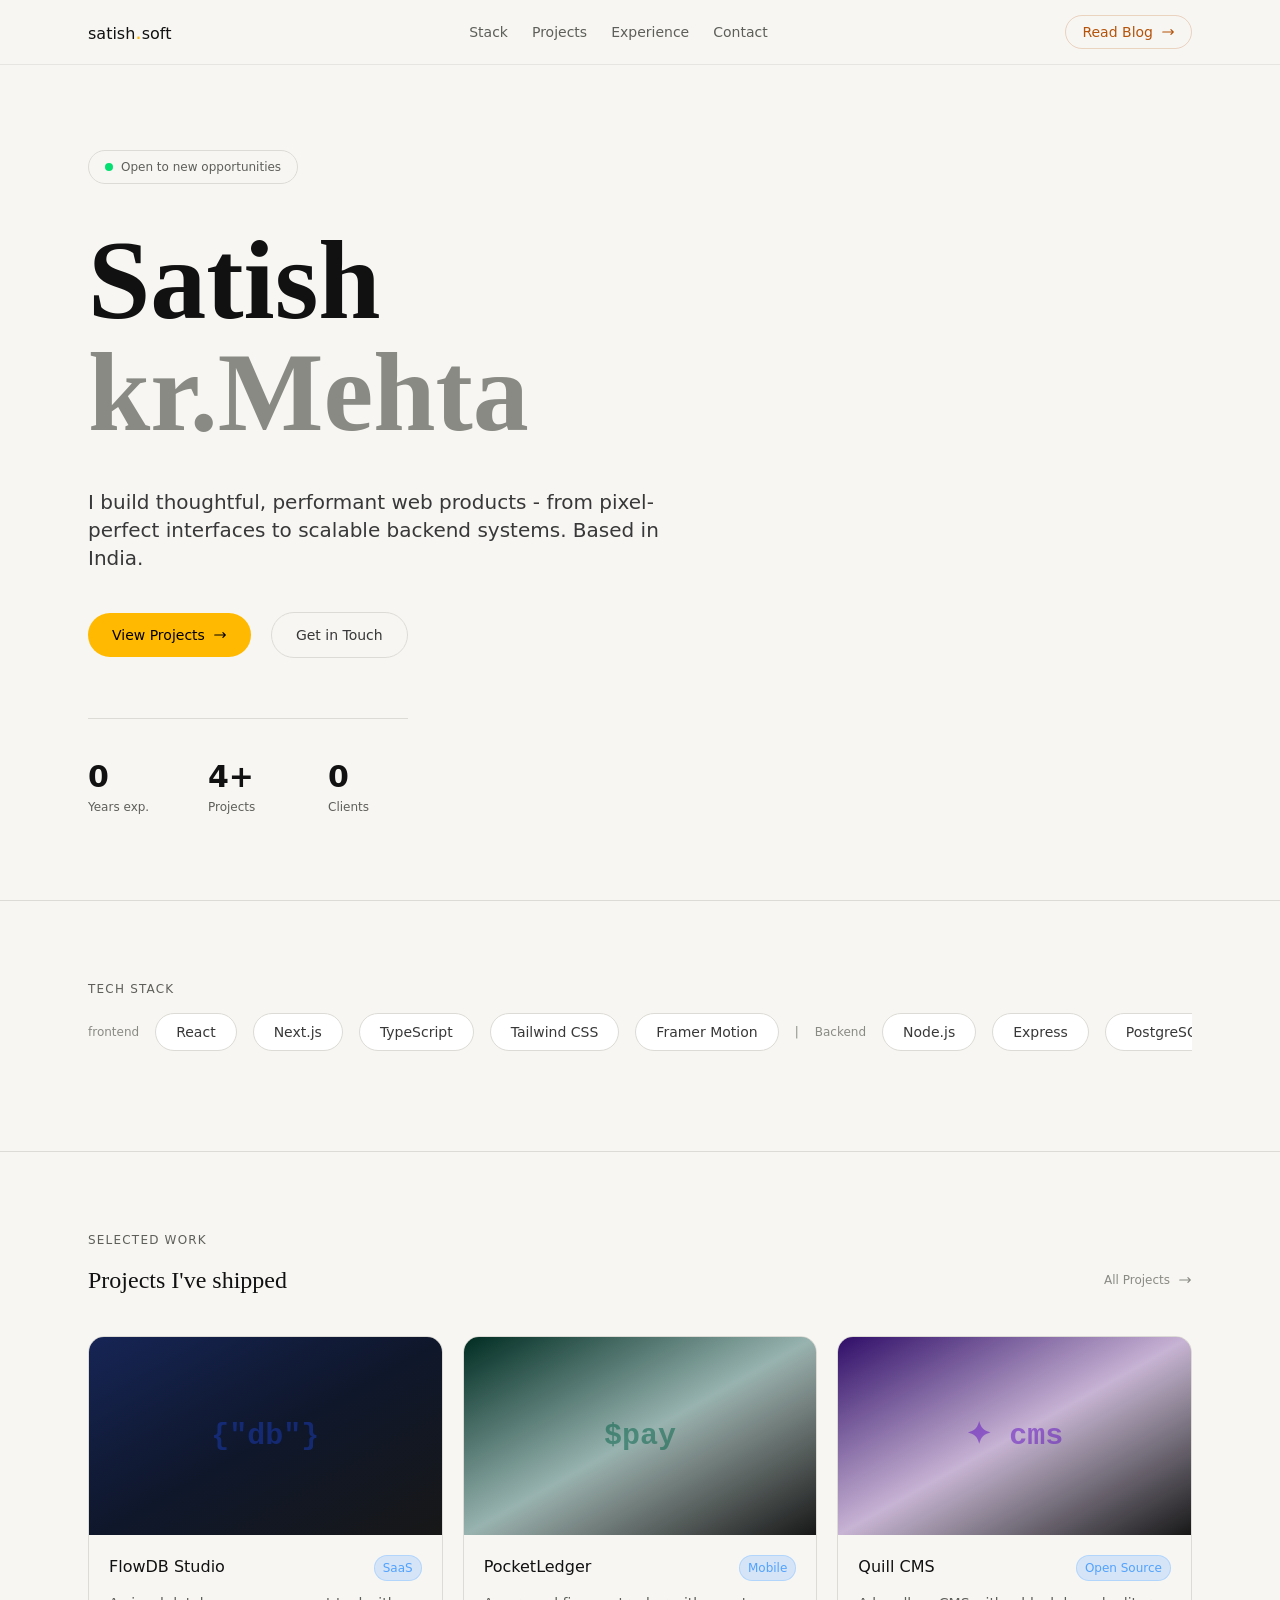
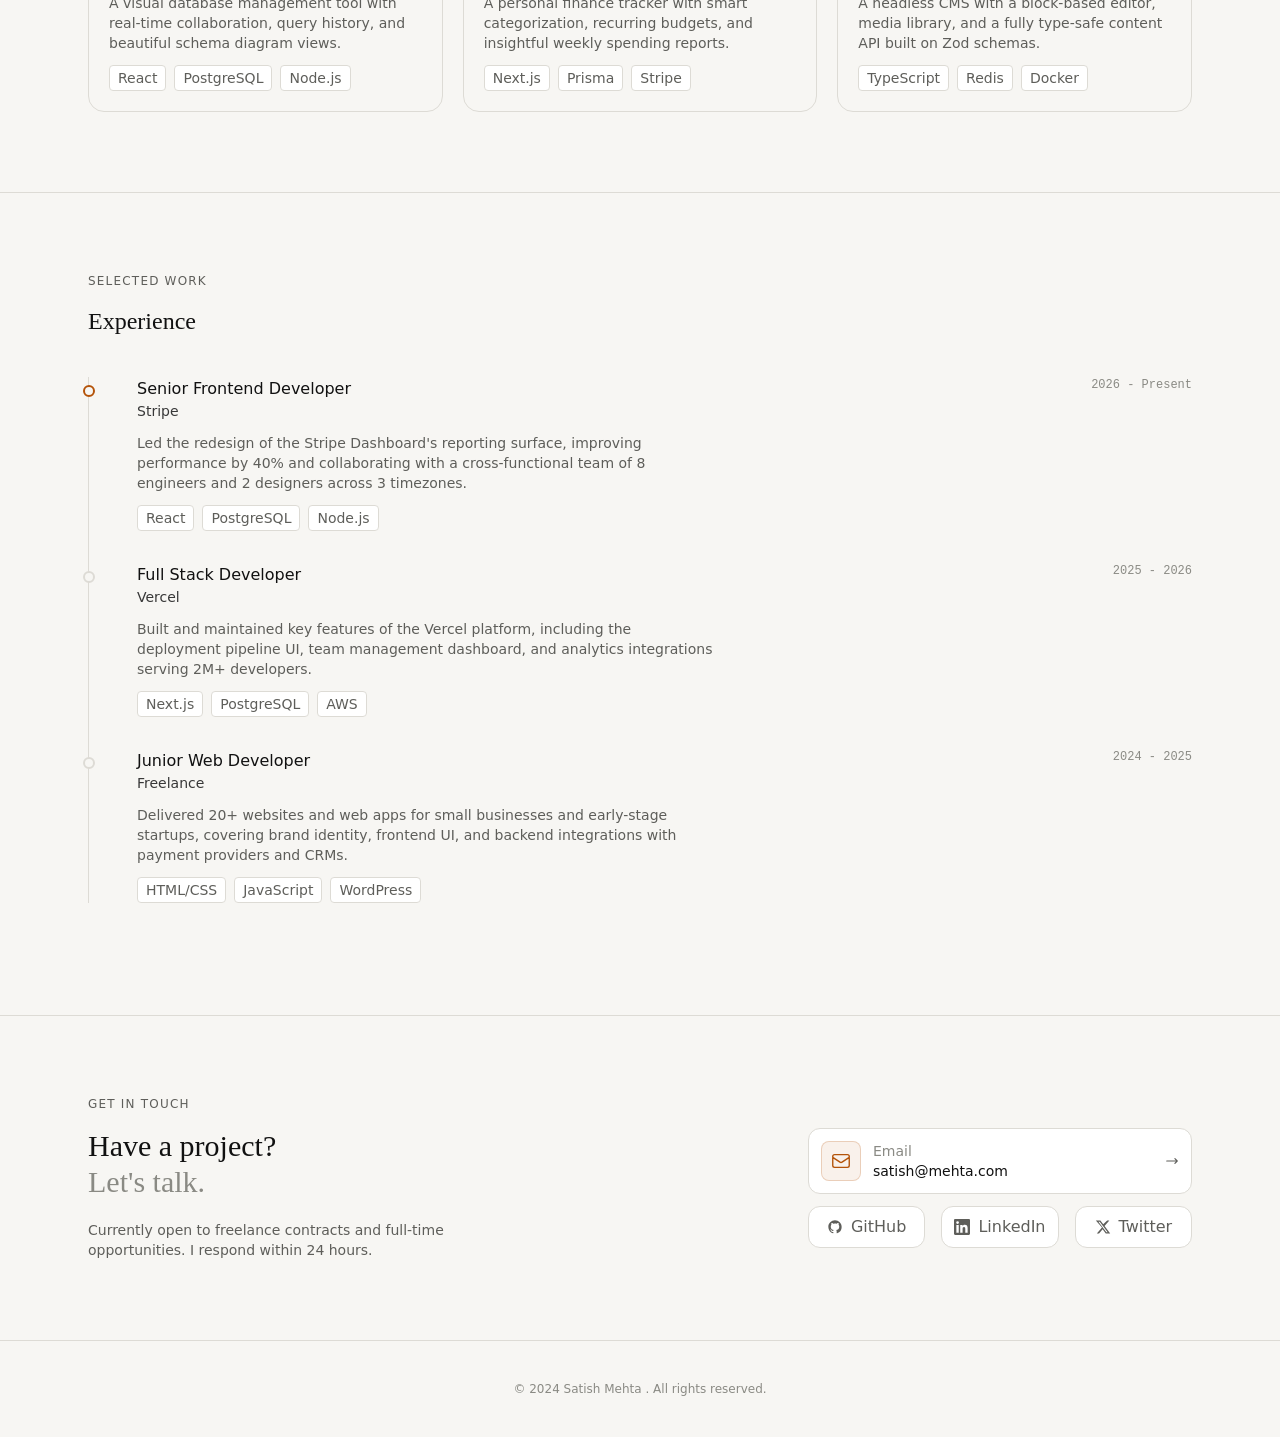
<file: index.html>
<!DOCTYPE html>
<html1 lang="en">

    <head>
        <meta charset="UTF-8">
        <meta name="viewport" content="width=device-width, initial-scale=1.0">
        <title>Document</title>
        <link rel="stylesheet" href="output.css">
    </head>

    <body>
        <header class="border-b border-(--border-subtle) fixed inset-x-0 bg-(--navbar-bg) backdrop-blur-xs z-10">
            <nav class="flex justify-between max-w-6xl mx-auto px-6 items-center h-16">
                <a href="">satish<span class="text-amber-400 text-xl">.</span>soft</a>
                <ul class="hidden md:flex items-center gap-6 text-sm text-(--text-3)">
                    <a href="#tech-stack">
                        <li class="cursor-pointer hover:text-(--text-1) transition-all duration-200">Stack</li>
                    </a>
                    <a href="#projects">
                        <li class="cursor-pointer hover:text-(--text-1) transition-all duration-200">Projects</li>
                    </a>
                    <a href="#experience">
                        <li class="cursor-pointer hover:text-(--text-1) transition-all duration-200">Experience</li>
                    </a>
                    <a href="#contact">
                        <li class="cursor-pointer hover:text-(--text-1) transition-all duration-200">Contact</li>
                    </a>

                </ul>

                <a href="blog.html"
                    class="flex items-center text-sm gap-2 text-(--accent) border border-(--accent-border) px-4 py-1.5 rounded-full hover:bg-(--accent-dim) hover:border-(--accent) transition-all duration-200">
                    Read Blog <svg class="w-3.5 h-3.5" fill="none" stroke="currentColor" viewBox="0 0 24 24">
                        <path stroke-linecap="round" stroke-linejoin="round" stroke-width="2"
                            d="M17 8l4 4m0 0l-4 4m4-4H3" />
                    </svg>
                </a>
            </nav>
        </header>

        <section class="min-h-screen pt-16 flex flex-col justify-center items-center">
            <div class="max-w-6xl mx-auto px-6 text-white w-full">

                <div
                    class="inline-flex items-center gap-2 border border-(--border) px-4 py-2 rounded-full text-xs text-(--text-3) mb-10 animate-fade-in-up">
                    <span class="inline-block h-2 w-2 bg-green-400 rounded-full animate-pulse "></span>
                    Open to new opportunities
                </div>

                <h1 class="font-serif text-6xl md:text-8xl lg:text-[7rem] font-bold mb-10 animate-fade-in-up-1">
                    <p class="text-(--text-1)">Satish</p>
                    <p class="text-(--text-4)">kr.Mehta</p>
                </h1>

                <p class="text-(--text-2) text-lg md:text-xl max-w-xl mb-10 animate-fade-in-up-2">I build thoughtful,
                    performant web products
                    -
                    from pixel-perfect interfaces to scalable backend
                    systems. Based in India.</p>


                <div class="flex gap-5 items-center mb-15 animate-fade-in-up-2">
                    <a href=""
                        class="bg-amber-400 hover:bg-amber-300 text-black text-sm font-medium rounded-full px-6 py-3 flex items-center gap-2 transition-all duration-200">View
                        Projects
                        <svg class="w-3.5 h-3.5" fill="none" stroke="currentColor" viewBox="0 0 24 24">
                            <path stroke-linecap="round" stroke-linejoin="round" stroke-width="2"
                                d="M17 8l4 4m0 0l-4 4m4-4H3" />
                        </svg>
                    </a>
                    <a href="" class=" rounded-full px-6 py-3 border border-(--border) text-(--text-2) text-sm">Get in
                        Touch</a>
                </div>

                <div class="border-t border-(--border) grid grid-cols-3 pt-10 gap-10 max-w-xs animate-fade-in-up-3">
                    <div>
                        <p class="text-3xl font-semibold mb-1 text-(--text-1)">0</p>
                        <p class="text-xs text-(--text-3)">Years exp.</p>
                    </div>
                    <div>
                        <p class="text-3xl font-semibold mb-1 text-(--text-1)">4+</p>
                        <p class="text-xs text-(--text-3)">Projects</p>
                    </div>
                    <div>
                        <p class="text-3xl font-semibold mb-1 text-(--text-1)">0</p>
                        <p class="text-xs text-(--text-3)">Clients</p>
                    </div>
                </div>


            </div>
        </section>


        <section id="tech-stack" class="border-t border-(--border) py-20">
            <div class="max-w-6xl mx-auto px-6">
                <h2 class="uppercase text-(--text-3) text-xs tracking-widest mb-4">Tech Stack</h2>

                <div class="flex gap-4 items-center overflow-x-auto pb-5">
                    <p class="text-xs text-(--text-4) text-nowrap">frontend</p>
                    <p
                        class="text-(--text-2) text-sm border border-(--border) px-5 py-2 rounded-full bg-(--surface-solid) hover:text-(--accent) hover:border-(--accent-dim) transition-all duration-200 cursor-default text-nowrap">
                        React</p>
                    <p
                        class="text-(--text-2) text-sm border border-(--border) px-5 py-2 rounded-full bg-(--surface-solid) hover:text-(--accent) hover:border-(--accent-dim) transition-all duration-200 cursor-default text-nowrap">
                        Next.js</p>
                    <p
                        class="text-(--text-2) text-sm border border-(--border) px-5 py-2 rounded-full bg-(--surface-solid) hover:text-(--accent) hover:border-(--accent-dim) transition-all duration-200 cursor-default text-nowrap">
                        TypeScript</p>
                    <p
                        class="text-(--text-2) text-sm border border-(--border) px-5 py-2 rounded-full bg-(--surface-solid) hover:text-(--accent) hover:border-(--accent-dim) transition-all duration-200 cursor-default text-nowrap">
                        Tailwind CSS</p>
                    <p
                        class="text-(--text-2) text-sm border border-(--border) px-5 py-2 rounded-full bg-(--surface-solid) hover:text-(--accent) hover:border-(--accent-dim) transition-all duration-200 cursor-default text-nowrap">
                        Framer Motion</p>
                    <p class="text-xs text-(--text-4)">|</p>
                    <p class="text-xs text-(--text-4)">Backend</p>
                    <p
                        class="text-(--text-2) text-sm border border-(--border) px-5 py-2 rounded-full bg-(--surface-solid) hover:text-(--accent) hover:border-(--accent-dim) transition-all duration-200 cursor-default text-nowrap">
                        Node.js</p>
                    <p
                        class="text-(--text-2) text-sm border border-(--border) px-5 py-2 rounded-full bg-(--surface-solid) hover:text-(--accent) hover:border-(--accent-dim) transition-all duration-200 cursor-default text-nowrap">
                        Express</p>
                    <p
                        class="text-(--text-2) text-sm border border-(--border) px-5 py-2 rounded-full bg-(--surface-solid) hover:text-(--accent) hover:border-(--accent-dim) transition-all duration-200 cursor-default text-nowrap">
                        PostgreSQL</p>
                    <p
                        class="text-(--text-2) text-sm border border-(--border) px-5 py-2 rounded-full bg-(--surface-solid) hover:text-(--accent) hover:border-(--accent-dim) transition-all duration-200 cursor-default text-nowrap">
                        Prisma ORM</p>
                    <p
                        class="text-(--text-2) text-sm border border-(--border) px-5 py-2 rounded-full bg-(--surface-solid) hover:text-(--accent) hover:border-(--accent-dim) transition-all duration-200 cursor-default text-nowrap">
                        Redis</p>
                    <p class="text-xs text-(--text-4)">|</p>
                    <p class="text-xs text-(--text-4) text-nowrap">Devops</p>
                    <p
                        class="text-(--text-2) text-sm border border-(--border) px-5 py-2 rounded-full bg-(--surface-solid) hover:text-(--accent) hover:border-(--accent-dim) transition-all duration-200 cursor-default text-nowrap">
                        Docker</p>
                    <p
                        class="text-(--text-2) text-sm border border-(--border) px-5 py-2 rounded-full bg-(--surface-solid) hover:text-(--accent) hover:border-(--accent-dim) transition-all duration-200 cursor-default text-nowrap">
                        AWS</p>
                    <p
                        class="text-(--text-2) text-sm border border-(--border) px-5 py-2 rounded-full bg-(--surface-solid) hover:text-(--accent) hover:border-(--accent-dim) transition-all duration-200 cursor-default text-nowrap">
                        Vercel</p>
                    <p
                        class="text-(--text-2) text-sm border border-(--border) px-5 py-2 rounded-full bg-(--surface-solid) hover:text-(--accent) hover:border-(--accent-dim) transition-all duration-200 cursor-default text-nowrap">
                        GitHub CI/CD</p>
                </div>
            </div>
        </section>


        <section id="projects" class="border-t border-(--border) py-20">
            <div class="max-w-6xl mx-auto px-6">
                <h2 class="uppercase text-(--text-3) text-xs tracking-widest mb-4">Selected Work</h2>

                <div class="flex justify-between mb-10">
                    <h3 class="font-serif text-2xl">Projects I've shipped</h3>
                    <a href=""
                        class="flex items-center gap-2 text-xs text-(--text-4) hover:text-(--accent) transition-all duration-200">All
                        Projects <svg class="w-3.5 h-3.5" fill="none" stroke="currentColor" viewBox="0 0 24 24">
                            <path stroke-linecap="round" stroke-linejoin="round" stroke-width="2"
                                d="M17 8l4 4m0 0l-4 4m4-4H3" />
                        </svg></a>

                </div>

                <div class="grid grid-cols-1 gap-5 md:grid-cols-2 lg:grid-cols-3">

                    <article
                        class="group border border-(--border) rounded-2xl overflow-hidden hover:-translate-y-1.5 transition-all duration-300 hover:border-white/30">
                        <div
                            class="relative aspect-video flex items-center justify-center bg-linear-to-br from-blue-950 via-slate-900 to-neutral-900">
                            <p class="text-3xl font-mono text-blue-800/50 font-bold">{"db"}</p>

                            <div
                                class="absolute bg-black/0 inset-0 group-hover:bg-black/35 flex justify-center items-center transition-all duration-400">
                                <p
                                    class=" opacity-0 border  border-white/20 rounded-full px-3 py-1.5 group-hover:opacity-100  flex items-center gap-2 bg-white/10 text-xs backdrop-blur-2xl">
                                    View Project <svg class="w-3.5 h-3.5" fill="none" stroke="currentColor"
                                        viewBox="0 0 24 24">
                                        <path stroke-linecap="round" stroke-linejoin="round" stroke-width="2"
                                            d="M17 8l4 4m0 0l-4 4m4-4H3" />
                                    </svg>
                                </p>
                            </div>
                        </div>

                        <div class="p-5">
                            <div class="flex justify-between mb-3">
                                <h3>FlowDB Studio</h3>
                                <p
                                    class="text-xs border border-blue-300/50 px-2 py-1 text-blue-400 rounded-full bg-blue-400/20">
                                    SaaS</p>
                            </div>

                            <p class="mb-3 text-sm text-(--text-3)">A visual database management tool with real-time
                                collaboration, query history, and
                                beautiful schema diagram views.</p>

                            <div class="flex gap-2 flex-wrap">
                                <p
                                    class="text-sm text-(--text-3) px-2 py-0.5 border border-(--border) rounded bg-(--surface-solid)">
                                    React</p>
                                <p
                                    class="text-sm text-(--text-3) px-2 py-0.5 border border-(--border) rounded bg-(--surface-solid)">
                                    PostgreSQL</p>
                                <p
                                    class="text-sm text-(--text-3) px-2 py-0.5 border border-(--border) rounded bg-(--surface-solid)">
                                    Node.js</p>
                            </div>

                        </div>
                    </article>

                    <article
                        class="group border border-(--border) rounded-2xl overflow-hidden hover:-translate-y-1.5 transition-all duration-300 hover:border-white/30">
                        <div
                            class="relative aspect-video flex items-center justify-center bg-linear-to-br from-emerald-950 via-teal-900/40 to-neutral-900">
                            <p class="text-3xl font-mono text-emerald-800/50 font-bold">$pay</p>

                            <div
                                class="absolute bg-black/0 inset-0 group-hover:bg-black/35 flex justify-center items-center transition-all duration-400">
                                <p
                                    class=" opacity-0 border  border-white/20 rounded-full px-3 py-1.5 group-hover:opacity-100  flex items-center gap-2 bg-white/10 text-xs backdrop-blur-2xl">
                                    View Project <svg class="w-3.5 h-3.5" fill="none" stroke="currentColor"
                                        viewBox="0 0 24 24">
                                        <path stroke-linecap="round" stroke-linejoin="round" stroke-width="2"
                                            d="M17 8l4 4m0 0l-4 4m4-4H3" />
                                    </svg>
                                </p>
                            </div>
                        </div>

                        <div class="p-5">
                            <div class="flex justify-between mb-3">
                                <h3>PocketLedger</h3>
                                <p
                                    class="text-xs border border-blue-300/50 px-2 py-1 text-blue-400 rounded-full bg-blue-400/20">
                                    Mobile</p>
                            </div>

                            <p class="mb-3 text-sm text-(--text-3)">A personal finance tracker with smart
                                categorization, recurring budgets, and insightful weekly spending reports.</p>

                            <div class="flex gap-2 flex-wrap">
                                <p
                                    class="text-sm text-(--text-3) px-2 py-0.5 border border-(--border) rounded bg-(--surface-solid)">
                                    Next.js
                                </p>
                                <p
                                    class="text-sm text-(--text-3) px-2 py-0.5 border border-(--border) rounded bg-(--surface-solid)">
                                    Prisma
                                </p>
                                <p
                                    class="text-sm text-(--text-3) px-2 py-0.5 border border-(--border) rounded bg-(--surface-solid)">
                                    Stripe</p>
                            </div>

                        </div>
                    </article>



                    <article
                        class="group border border-(--border) rounded-2xl overflow-hidden hover:-translate-y-1.5 transition-all duration-300 hover:border-white/30 md:col-span-2 lg:col-span-1">
                        <div
                            class="relative aspect-video flex items-center justify-center bg-linear-to-br from-violet-950 via-purple-900/30 to-neutral-900">
                            <p class="text-3xl font-mono text-violet-800/50 font-bold">✦ cms</p>

                            <div
                                class="absolute bg-black/0 inset-0 group-hover:bg-black/35 flex justify-center items-center transition-all duration-400">
                                <p
                                    class=" opacity-0 border  border-white/20 rounded-full px-3 py-1.5 group-hover:opacity-100  flex items-center gap-2 bg-white/10 text-xs backdrop-blur-2xl">
                                    View Project <svg class="w-3.5 h-3.5" fill="none" stroke="currentColor"
                                        viewBox="0 0 24 24">
                                        <path stroke-linecap="round" stroke-linejoin="round" stroke-width="2"
                                            d="M17 8l4 4m0 0l-4 4m4-4H3" />
                                    </svg>
                                </p>
                            </div>
                        </div>

                        <div class="p-5">
                            <div class="flex justify-between mb-3">
                                <h3>Quill CMS
                                </h3>
                                <p
                                    class="text-xs border border-blue-300/50 px-2 py-1 text-blue-400 rounded-full bg-blue-400/20">
                                    Open Source
                                </p>
                            </div>

                            <p class="mb-3 text-sm text-(--text-3)">A headless CMS with a block-based editor, media
                                library, and a fully type-safe content API built on Zod schemas.
                            </p>

                            <div class="flex gap-2 flex-wrap">
                                <p
                                    class="text-sm text-(--text-3) px-2 py-0.5 border border-(--border) rounded bg-(--surface-solid)">
                                    TypeScript
                                </p>
                                <p
                                    class="text-sm text-(--text-3) px-2 py-0.5 border border-(--border) rounded bg-(--surface-solid)">
                                    Redis
                                </p>
                                <p
                                    class="text-sm text-(--text-3) px-2 py-0.5 border border-(--border) rounded bg-(--surface-solid)">
                                    Docker</p>
                            </div>

                        </div>
                    </article>

                </div>
            </div>
        </section>

        <section id="experience" class="border-t border-(--border) py-20">
            <div class="max-w-6xl mx-auto px-6">
                <h2 class="uppercase text-(--text-3) text-xs tracking-widest mb-4">Selected Work</h2>
                <h3 class="font-serif text-2xl mb-10">Experience</h3>

                <div class="border-l border-(--border)">
                    <div class="relative mb-8">
                        <div
                            class="-left-1.5 top-2 absolute border-2 border-(--accent) rounded-full w-3 h-3 bg-(--surface)">
                        </div>

                        <div class="pl-12">
                            <div class="flex flex-col md:flex-row justify-between mb-3 gap-2">
                                <div>
                                    <h3>Senior Frontend Developer</h3>
                                    <p class="font-light text-(--text-2) text-sm">Stripe</p>
                                </div>

                                <p class="text-xs font-mono text-(--text-4)">
                                    2026 - Present</p>
                            </div>


                            <p class="mb-3 text-sm text-(--text-3) max-w-xl">Led the redesign of the Stripe Dashboard's
                                reporting surface, improving performance by 40% and collaborating with a
                                cross-functional team of 8 engineers and 2 designers across 3 timezones.</p>

                            <div class="flex gap-2 flex-wrap">
                                <p
                                    class="text-sm text-(--text-3) px-2 py-0.5 border border-(--border) rounded bg-(--surface-solid)">
                                    React</p>
                                <p
                                    class="text-sm text-(--text-3) px-2 py-0.5 border border-(--border) rounded bg-(--surface-solid)">
                                    PostgreSQL</p>
                                <p
                                    class="text-sm text-(--text-3) px-2 py-0.5 border border-(--border) rounded bg-(--surface-solid)">
                                    Node.js</p>
                            </div>

                        </div>
                    </div>

                    <div class="relative mb-8">
                        <div
                            class="-left-1.5 top-2 absolute border-2 border-(--border) rounded-full w-3 h-3 bg-(--surface)">
                        </div>

                        <div class="pl-12">
                            <div class="flex flex-col md:flex-row justify-between mb-3 gap-2">
                                <div>
                                    <h3>Full Stack Developer</h3>
                                    <p class="font-light text-(--text-2) text-sm">Vercel</p>
                                </div>

                                <p class="text-xs font-mono text-(--text-4)">
                                    2025 - 2026</p>
                            </div>


                            <p class="mb-3 text-sm text-(--text-3) max-w-xl">Built and maintained key features of the
                                Vercel platform, including the deployment pipeline UI, team management dashboard, and
                                analytics integrations serving 2M+ developers.</p>

                            <div class="flex gap-2 flex-wrap">
                                <p
                                    class="text-sm text-(--text-3) px-2 py-0.5 border border-(--border) rounded bg-(--surface-solid)">
                                    Next.js
                                </p>
                                <p
                                    class="text-sm text-(--text-3) px-2 py-0.5 border border-(--border) rounded bg-(--surface-solid)">
                                    PostgreSQL</p>
                                <p
                                    class="text-sm text-(--text-3) px-2 py-0.5 border border-(--border) rounded bg-(--surface-solid)">
                                    AWS</p>
                            </div>

                        </div>
                    </div>

                    <div class="relative mb-8">
                        <div
                            class="-left-1.5 top-2 absolute border-2 border-(--border) rounded-full w-3 h-3 bg-(--surface)">
                        </div>

                        <div class="pl-12">
                            <div class="flex flex-col md:flex-row justify-between mb-3 gap-2">
                                <div>
                                    <h3>Junior Web Developer</h3>
                                    <p class="font-light text-(--text-2) text-sm">Freelance</p>
                                </div>

                                <p class="text-xs font-mono text-(--text-4)">
                                    2024 - 2025</p>
                            </div>


                            <p class="mb-3 text-sm text-(--text-3) max-w-xl">Delivered 20+ websites and web apps for
                                small businesses and early-stage startups, covering brand identity, frontend UI, and
                                backend integrations with payment providers and CRMs.

                            </p>

                            <div class="flex gap-2 flex-wrap">
                                <p
                                    class="text-sm text-(--text-3) px-2 py-0.5 border border-(--border) rounded bg-(--surface-solid)">
                                    HTML/CSS
                                </p>
                                <p
                                    class="text-sm text-(--text-3) px-2 py-0.5 border border-(--border) rounded bg-(--surface-solid)">
                                    JavaScript
                                </p>
                                <p
                                    class="text-sm text-(--text-3) px-2 py-0.5 border border-(--border) rounded bg-(--surface-solid)">
                                    WordPress</p>
                            </div>

                        </div>
                    </div>
                </div>
            </div>
        </section>

        <section id="contact" class="border-t border-(--border) py-20">
            <div class="max-w-6xl mx-auto px-6">
                <h2 class="uppercase text-(--text-3) text-xs tracking-widest mb-4">Get In Touch</h2>

                <div class="flex flex-col gap-10 md:flex-row justify-between">

                    <div class="flex-1">
                        <h3 class="font-serif text-3xl">Have a project?</h3>
                        <h3 class="font-serif text-3xl font-extralight mb-5 text-(--text-4)">Let's talk.</h3>
                        <p class="text-sm text-(--text-3) max-w-sm">Currently open to freelance contracts and full-time
                            opportunities. I respond within 24 hours.</p>
                    </div>

                    <div class=" flex-1 md:max-w-sm">
                        <a href="mailto:nishant@example.com"
                            class="flex border border-(--border) rounded-xl bg-(--surface-solid)  p-3 items-center gap-3 ">
                            <svg class="w-10 h-10 text-(--accent) bg-(--accent-dim) p-2 rounded-lg border border-(--accent-border)"
                                fill="none" stroke="currentColor" viewBox="0 0 24 24">
                                <path stroke-linecap="round" stroke-linejoin="round" stroke-width="1.5"
                                    d="M3 8l7.89 5.26a2 2 0 002.22 0L21 8M5 19h14a2 2 0 002-2V7a2 2 0 00-2-2H5a2 2 0 00-2 2v10a2 2 0 002 2z" />
                            </svg>
                            
                            <div class="flex-1 text-sm">
                                <p class="text-(--text-4)">Email</p>
                                <p class="text-(--text-1)"> satish@mehta.com</p>
                            </div>

                          


                            <svg class="w-3.5 h-3.5 text-(--text-3)" fill="none" stroke="currentColor"
                                viewBox="0 0 24 24">
                                <path stroke-linecap="round" stroke-linejoin="round" stroke-width="2"
                                    d="M17 8l4 4m0 0l-4 4m4-4H3" />
                            </svg>


                        </a>

                        <div class="mt-3 flex gap-4">
                            <p
                                class="flex flex-1 items-center gap-2 border border-(--border) px-3 py-2 rounded-xl text-(--text-3) font-light justify-center bg-(--surface-solid) ">
                                <svg class="w-4 h-4" fill="currentColor" viewBox="0 0 24 24">
                                    <path
                                        d="M12 2C6.477 2 2 6.484 2 12.017c0 4.425 2.865 8.18 6.839 9.504.5.092.682-.217.682-.483 0-.237-.008-.868-.013-1.703-2.782.605-3.369-1.343-3.369-1.343-.454-1.158-1.11-1.466-1.11-1.466-.908-.62.069-.608.069-.608 1.003.07 1.531 1.032 1.531 1.032.892 1.53 2.341 1.088 2.91.832.092-.647.35-1.088.636-1.338-2.22-.253-4.555-1.113-4.555-4.951 0-1.093.39-1.988 1.029-2.688-.103-.253-.446-1.272.098-2.65 0 0 .84-.27 2.75 1.026A9.564 9.564 0 0112 6.844c.85.004 1.705.115 2.504.337 1.909-1.296 2.747-1.027 2.747-1.027.546 1.379.202 2.398.1 2.651.64.7 1.028 1.595 1.028 2.688 0 3.848-2.339 4.695-4.566 4.942.359.31.678.921.678 1.856 0 1.338-.012 2.419-.012 2.747 0 .268.18.58.688.482A10.019 10.019 0 0022 12.017C22 6.484 17.522 2 12 2z" />
                                </svg>
                                GitHub
                            </p>

                            <p
                                class="flex flex-1 items-center gap-2 border border-(--border) px-3 py-2 rounded-xl text-(--text-3) font-light justify-center bg-(--surface-solid) ">
                                <svg class="w-4 h-4" fill="currentColor" viewBox="0 0 24 24">
                                    <path
                                        d="M20.447 20.452h-3.554v-5.569c0-1.328-.027-3.037-1.852-3.037-1.853 0-2.136 1.445-2.136 2.939v5.667H9.351V9h3.414v1.561h.046c.477-.9 1.637-1.85 3.37-1.85 3.601 0 4.267 2.37 4.267 5.455v6.286zM5.337 7.433a2.062 2.062 0 01-2.063-2.065 2.064 2.064 0 112.063 2.065zm1.782 13.019H3.555V9h3.564v11.452zM22.225 0H1.771C.792 0 0 .774 0 1.729v20.542C0 23.227.792 24 1.771 24h20.451C23.2 24 24 23.227 24 22.271V1.729C24 .774 23.2 0 22.222 0h.003z" />
                                </svg>
                                LinkedIn
                            </p>

                            <p
                                class="flex flex-1 items-center gap-2 border border-(--border) px-3 py-2 rounded-xl text-(--text-3) font-light justify-center bg-(--surface-solid) ">
                                <svg class="w-4 h-4" fill="currentColor" viewBox="0 0 24 24">
                                    <path
                                        d="M18.244 2.25h3.308l-7.227 8.26 8.502 11.24H16.17l-4.714-6.231-5.401 6.231H2.736l7.73-8.835L1.254 2.25H8.08l4.259 5.63 5.905-5.63zm-1.161 17.52h1.833L7.084 4.126H5.117z" />
                                </svg>

                                Twitter
                            </p>




                        </div>
                    </div>
                </div>

            </div>
        </section>

        <footer class="border-t border-(--border) py-10">
            <div class=" flex justify-center px-6 text-xs text-(--text-4)">
                © 2024 Satish Mehta . All rights reserved.
            </div>
        </footer>
    </body>
</html1
</file>
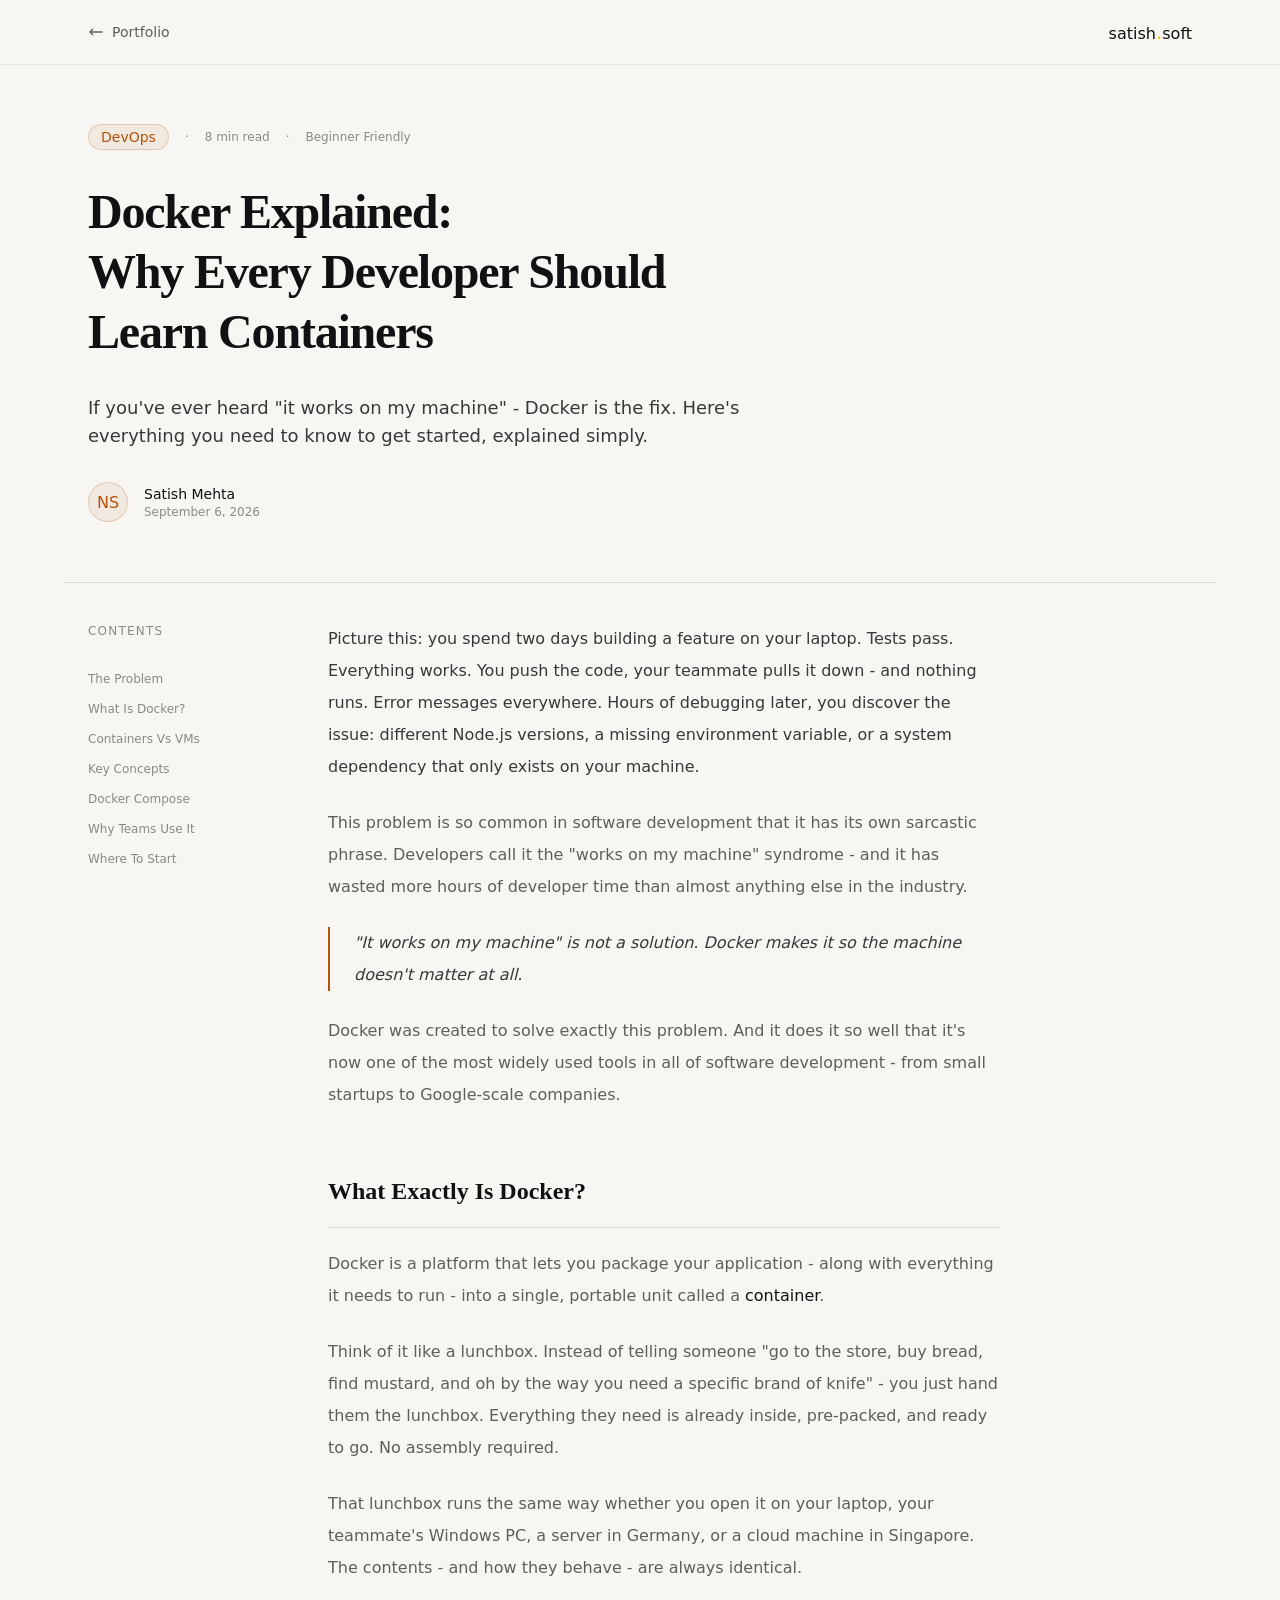
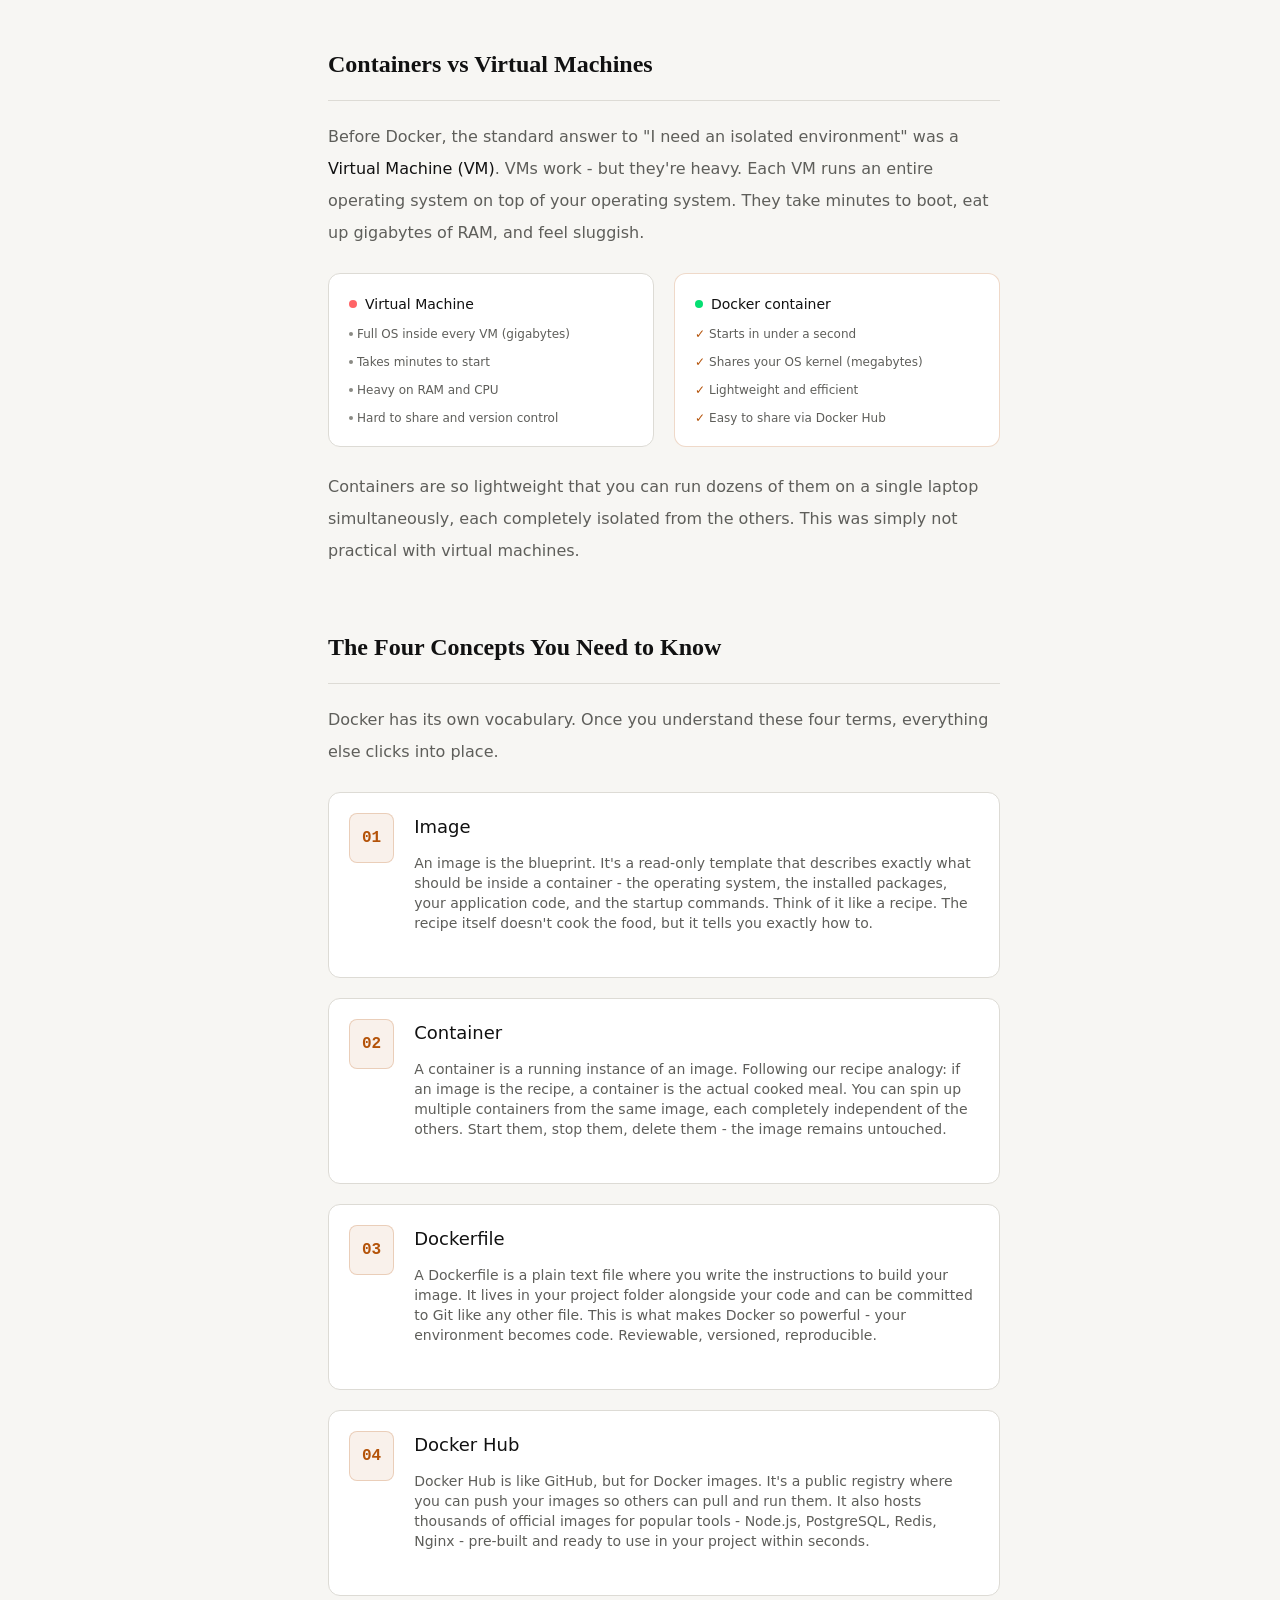
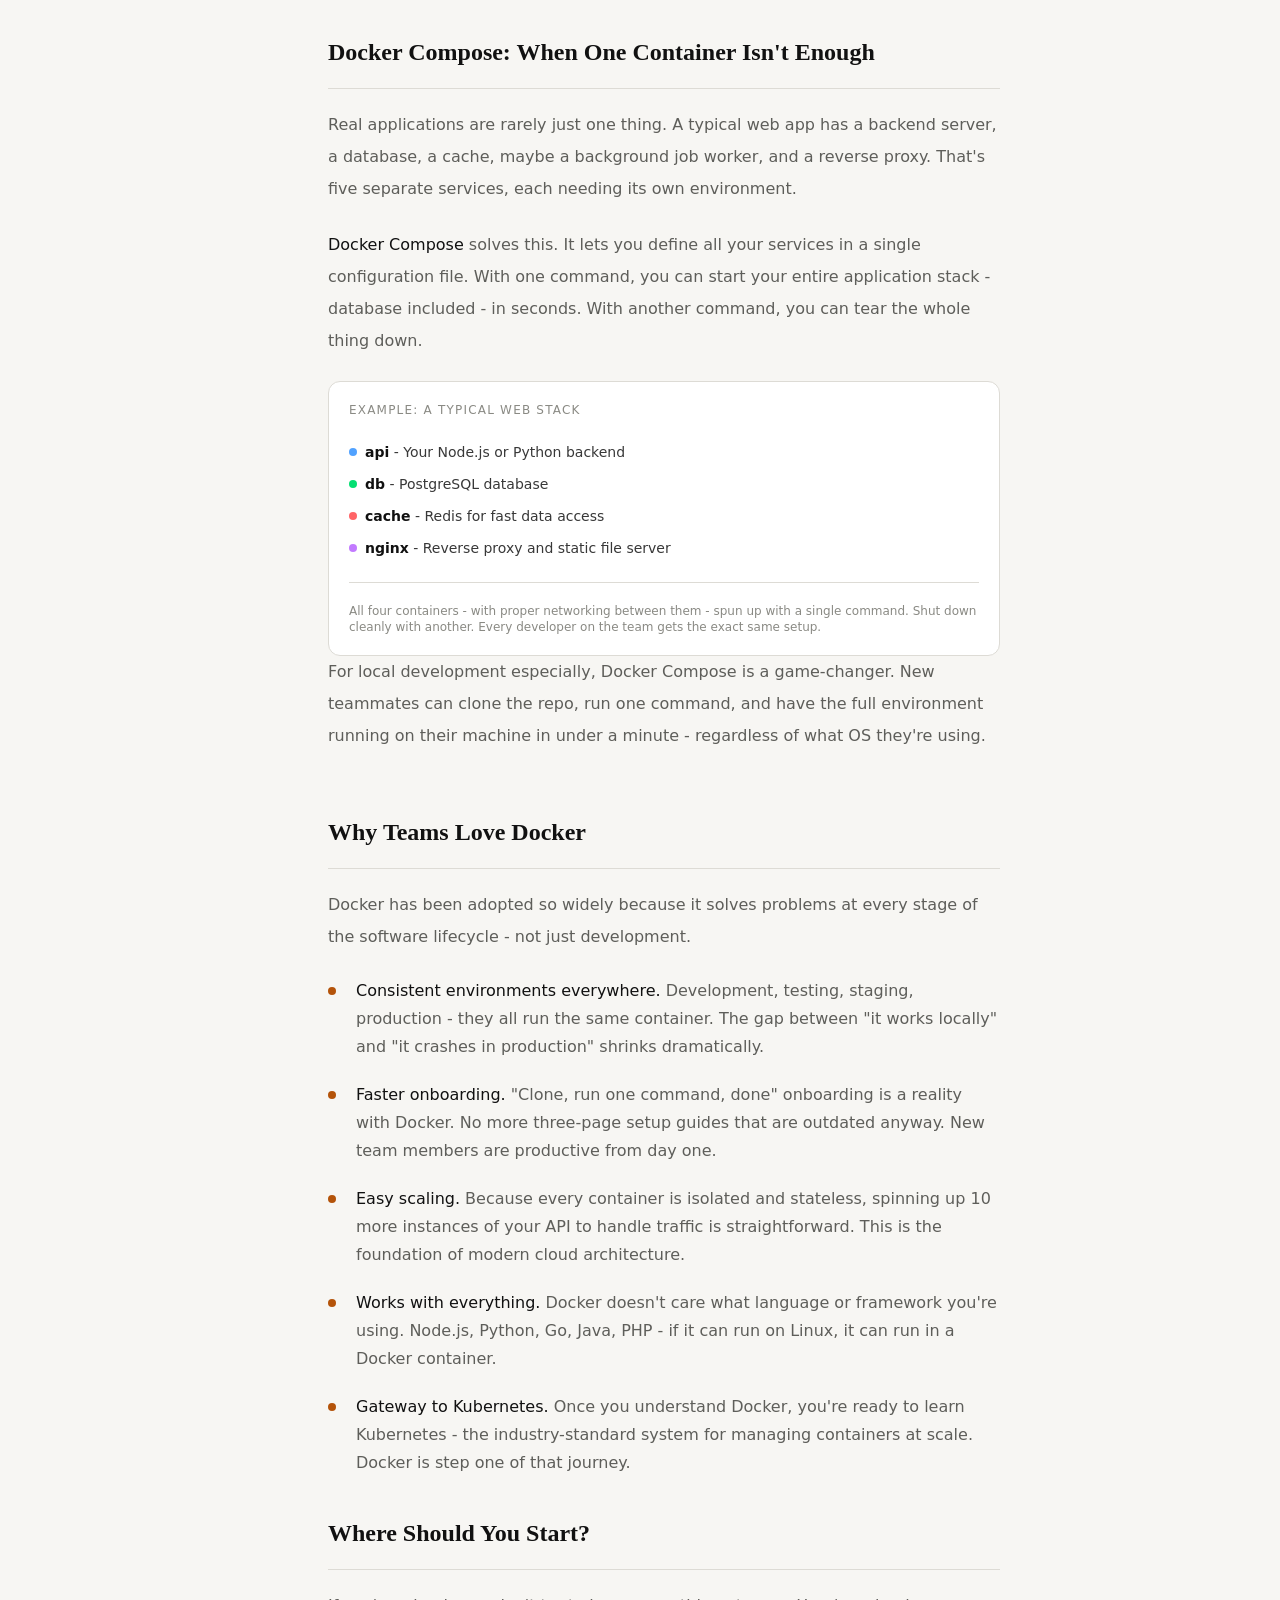
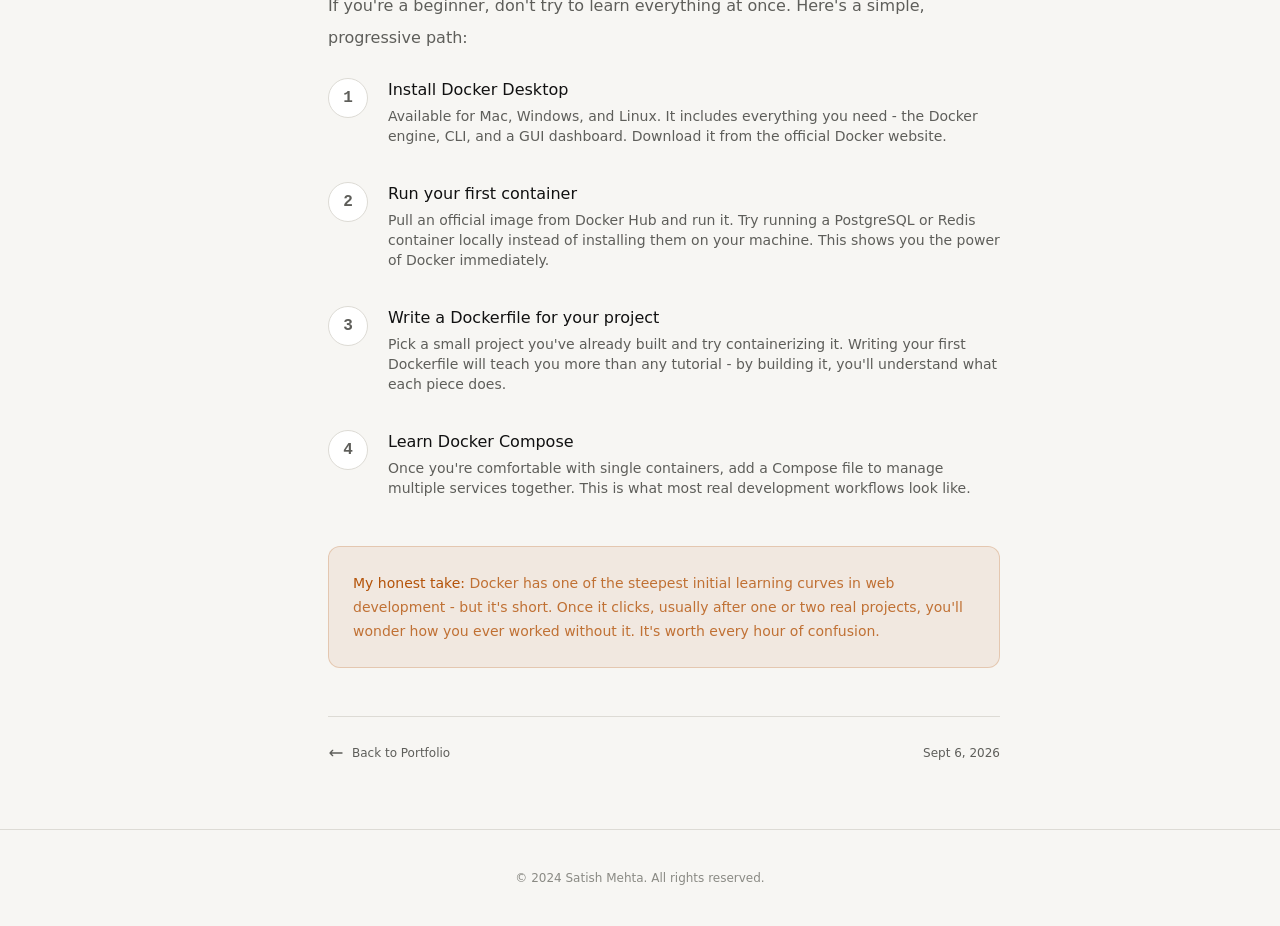
<file: blog.html>
<!DOCTYPE html>
<html lang="en">

<head>
    <meta charset="UTF-8">
    <meta name="viewport" content="width=device-width, initial-scale=1.0">
    <title>Docker Blog</title>
    <link rel="stylesheet" href="output.css">
</head>

<body>
    
    <header class="border-b border-(--border-subtle) fixed inset-x-0 bg-(--navbar-bg) backdrop-blur-xs z-10">
        <nav class="flex justify-between max-w-6xl mx-auto px-6  items-center h-16">
            <a href="index.html"
                class="flex items-center text-sm gap-2 text-(--text-3) hover:text-(--text-1) transition-all duration-200 font-extralight">
                <svg class="w-4 h-4 rotate-180" fill="none" stroke="currentColor" viewBox="0 0 24 24">
                    <path stroke-linecap="round" stroke-linejoin="round" stroke-width="2"
                        d="M17 8l4 4m0 0l-4 4m4-4H3" />
                </svg>
                Portfolio
            </a>

            <a href="index.html">satish<span class="text-amber-400 text-xl">.</span>soft</a>
        </nav>
    </header>

    <div class="pt-16">
        <div class="max-w-6xl mx-auto px-6 py-15 border-b border-(--border)">
            <div class="max-w-2xl">


                <div class="flex gap-4 text-xs text-(--text-4) items-center mb-8 ">
                    <span
                        class="rounded-full text-sm px-3 py-0.5 border border-(--accent-border) bg-(--accent-dim) text-(--accent)">DevOps</span>
                    <p>·</p>
                    <p>8 min read</p>
                    <span>·</span>
                    <span>Beginner Friendly</span>
                </div>
                <h1 class="text-4xl md:text-5xl font-serif font-bold mb-8 leading-tight tracking-tight">
                    Docker Explained:<br>Why Every Developer Should Learn Containers
                </h1>
                <p class="text-(--text-2) text-lg font-extralight leading-7 mb-8">If you've ever heard "it works on my
                    machine" -
                    Docker is the fix. Here's everything you need to know to get started, explained simply.</p>
                <div class="flex gap-4 items-center">
                    <div
                        class="h-10 w-10 rounded-full bg-(--accent-dim) border border-(--accent-border) p-2 grid place-items-center text-(--accent)">
                        NS
                    </div>
                    <div class="">
                        <p class="text-sm text-(--text-1)">Satish Mehta</p>
                        <p class="text-xs text-(--text-4)">September 6, 2026</p>
                    </div>
                </div>
            </div>
        </div>
    </div>

    <div class="">
        <div class="max-w-6xl mx-auto px-6 py-10 flex gap-20">
            <div class="hidden relative lg:block w-40 ">
                <div class="sticky top-30">
                    <h2 class="uppercase tracking-widest text-xs text-(--text-4) mb-8">Contents</h2>

                    <ul class="flex flex-col gap-3.5">
                        <a href="#the-problem"
                            class="capitalize  text-xs text-(--text-4) hover:text-(--accent) transition-all duration-200">
                            <li>The problem</li>
                        </a>
                        <a href="#what-is-docker"
                            class="capitalize  text-xs text-(--text-4) hover:text-(--accent) transition-all duration-200">
                            <li>What is Docker?</li>
                        </a>
                        <a href="#container-vs-vm"
                            class="capitalize  text-xs text-(--text-4) hover:text-(--accent) transition-all duration-200">
                            <li>Containers vs VMs</li>
                        </a>
                        <a href="#key-concepts"
                            class="capitalize  text-xs text-(--text-4) hover:text-(--accent) transition-all duration-200">
                            <li>Key Concepts</li>
                        </a>
                        <a href="#docker-compose"
                            class="capitalize  text-xs text-(--text-4) hover:text-(--accent) transition-all duration-200">
                            <li>Docker Compose</li>
                        </a>
                        <a href="#why-teams-use-it"
                            class="capitalize  text-xs text-(--text-4) hover:text-(--accent) transition-all duration-200">
                            <li>Why Teams Use It</li>
                        </a>
                        <a href="#where-to-start"
                            class="capitalize  text-xs text-(--text-4) hover:text-(--accent) transition-all duration-200">
                            <li>Where to Start</li>
                        </a>
                    </ul>
                </div>

            </div>
            <div class=" flex-1 max-w-2xl">

                <!-- starts -->
                <section id="the-problem">
                    <p class="text-base text-(--text-2) leading-8 mb-6">Picture this: you spend two days building a
                        feature on your laptop. Tests pass. Everything works. You push the code, your teammate pulls it
                        down - and nothing runs. Error messages everywhere. Hours of debugging later, you discover the
                        issue: different Node.js versions, a missing environment variable, or a system dependency that
                        only exists on your machine.</p>

                    <p class="text-base text-(--text-3) leading-8 mb-6">This problem is so common in software
                        development that it has its own sarcastic phrase. Developers call it the "works on my machine"
                        syndrome - and it has wasted more hours of developer time than almost anything else in the
                        industry.</p>

                    <blockquote class="italic border-l-2 pl-6 border-(--accent) text-(--text-2) leading-8 mb-6">
                        <span>
                            "It works on my machine" is not a solution. Docker makes it so the machine doesn't matter at
                            all.
                        </span>

                    </blockquote>

                    <p class="text-base text-(--text-3) leading-8 mb-6">Docker was created to solve exactly this
                        problem. And it does it so well that it's now one of the most widely used tools in all of
                        software development - from small startups to Google-scale companies.</p>
                </section>

                <!-- What Exactly Is Docker? -->
                <section class="pt-10" id="what-is-docker">
                    <h2 class="font-serif font-bold text-2xl border-b border-(--border) pb-5 mb-5">What Exactly Is
                        Docker?</h2>

                    <p class="text-base text-(--text-3) leading-8 mb-6">Docker is a platform that lets you package your
                        application - along with everything it needs to run - into a single, portable unit called a
                        <span class="text-(--text-1)">container</span>.
                    </p>

                    <p class="text-base text-(--text-3) leading-8 mb-6">Think of it like a lunchbox. Instead of telling
                        someone "go to the store, buy bread, find mustard, and oh by the way you need a specific brand
                        of knife" - you just hand them the lunchbox. Everything they need is already inside, pre-packed,
                        and ready to go. No assembly required.</p>

                    <p class="text-base text-(--text-3) leading-8 mb-6">That lunchbox runs the same way whether you open
                        it on your laptop, your teammate's Windows PC, a server in Germany, or a cloud machine in
                        Singapore. The contents - and how they behave - are always identical.

                    </p>

                </section>

                <!-- Containers vs Virtual Machines -->
                <section id="container-vs-vm" class="pt-10">
                    <h2 class="font-serif font-bold text-2xl border-b border-(--border) pb-5 mb-5">Containers vs Virtual
                        Machines
                    </h2>

                    <p class="text-base text-(--text-3) leading-8 mb-6">Before Docker, the standard answer to "I need an
                        isolated environment" was a <span class="text-(--text-1)">Virtual Machine (VM)</span>. VMs work
                        - but they're heavy. Each VM runs an entire operating system on top of your operating system.
                        They take minutes to boot, eat up gigabytes of RAM, and feel sluggish.
                    </p>

                    <div class="flex flex-col sm:flex-row gap-5 text-xs text-(--text-3) mb-6">
                        <div class="flex-1 bg-(--surface-solid) p-5 rounded-xl border border-(--border)">
                            <div class="flex items-center gap-2 text-sm mb-3 text-(--text-1)">
                                <span class="w-2 h-2 bg-red-400 inline-block rounded-full"></span>
                                <p>Virtual Machine</p>
                            </div>
                            <div class="flex flex-col gap-3">
                                <div class="flex items-center gap-1">
                                    <span class="w-1 h-1 bg-(--text-4) inline-block rounded-full"></span>
                                    <p>Full OS inside every VM (gigabytes)</p>
                                </div>
                                <div class="flex items-center gap-1">
                                    <span class="w-1 h-1 bg-(--text-4) inline-block rounded-full"></span>
                                    <p>
                                        Takes minutes to start</p>
                                </div>
                                <div class="flex items-center gap-1">
                                    <span class="w-1 h-1 bg-(--text-4) inline-block rounded-full"></span>
                                    <p>Heavy on RAM and CPU
                                    </p>
                                </div>
                                <div class="flex items-center gap-1">
                                    <span class="w-1 h-1 bg-(--text-4) inline-block rounded-full"></span>
                                    <p>Hard to share and version control
                                    </p>
                                </div>
                            </div>
                        </div>
                        <div class="flex-1 bg-(--surface-solid) p-5 rounded-xl border border-(--accent-border)">
                            <div class="flex items-center gap-2 text-sm mb-3 text-(--text-1)">
                                <span class="w-2 h-2 bg-green-400 inline-block rounded-full"></span>
                                <p>Docker container</p>
                            </div>
                            <div class="flex flex-col gap-3">
                                <div class="flex gap-1">
                                    <span class="text-(--accent)">✓</span>
                                    <p>Starts in under a second
                                    </p>
                                </div>

                                <div class="flex gap-1">
                                    <span class="text-(--accent)">✓</span>
                                    <p>Shares your OS kernel (megabytes)</p>
                                </div>

                                <div class="flex gap-1">
                                    <span class="text-(--accent)">✓</span>
                                    <p>Lightweight and efficient
                                    </p>
                                </div>

                                <div class="flex gap-1">
                                    <span class="text-(--accent)">✓</span>
                                    <p>Easy to share via Docker Hub
                                    </p>
                                </div>


                            </div>
                        </div>
                    </div>

                    <p class="text-base text-(--text-3) leading-8 mb-6">Containers are so lightweight that you can run
                        dozens of them on a single laptop simultaneously, each completely isolated from the others. This
                        was simply not practical with virtual machines.
                    </p>

                </section>

                <!-- The Four Concepts You Need to Know -->
                <section id="key-concepts" class="pt-10">
                    <h2 class="font-serif font-bold text-2xl border-b border-(--border) pb-5 mb-5">The Four Concepts You
                        Need to Know
                    </h2>

                    <p class="text-base text-(--text-3) leading-8 mb-6">Docker has its own vocabulary. Once you
                        understand these four terms, everything else clicks into place.
                    </p>

                    <div class="flex flex-col gap-5">
                        <div
                            class="flex items-start gap-5 bg-(--surface-solid) p-5 rounded-xl border border-(--border)">
                            <div
                                class="border border-(--accent-border) bg-(--accent-dim) text-(--accent) p-3  font-mono font-bold rounded-lg ">
                                01</div>
                            <div>
                                <h4 class="text-lg mb-3">Image</h4>
                                <p class="text-sm text-(--text-3) mb-6">An image is the blueprint. It's a read-only
                                    template that describes exactly what should be inside a container - the operating
                                    system, the installed packages, your application code, and the startup commands.
                                    Think of it like a recipe. The recipe itself doesn't cook the food, but it tells you
                                    exactly how to.
                                </p>
                            </div>
                        </div>

                        <div
                            class="flex items-start gap-5 bg-(--surface-solid) p-5 rounded-xl border border-(--border)">
                            <div
                                class="border border-(--accent-border) bg-(--accent-dim) text-(--accent) p-3  font-mono font-bold rounded-lg ">
                                02</div>
                            <div>
                                <h4 class="text-lg mb-3">Container</h4>
                                <p class="text-sm text-(--text-3) mb-6">A container is a running instance of an image. Following our recipe analogy: if an image is the recipe, a container is the actual cooked meal. You can spin up multiple containers from the same image, each completely independent of the others. Start them, stop them, delete them - the image remains untouched.
                                </p>
                            </div>
                        </div>

                        <div
                            class="flex items-start gap-5 bg-(--surface-solid) p-5 rounded-xl border border-(--border)">
                            <div
                                class="border border-(--accent-border) bg-(--accent-dim) text-(--accent) p-3  font-mono font-bold rounded-lg ">
                                03</div>
                            <div>
                                <h4 class="text-lg mb-3">Dockerfile</h4>
                                <p class="text-sm text-(--text-3) mb-6">A Dockerfile is a plain text file where you write the instructions to build your image. It lives in your project folder alongside your code and can be committed to Git like any other file. This is what makes Docker so powerful - your environment becomes code. Reviewable, versioned, reproducible.
                                </p>
                            </div>
                        </div>

                        <div
                            class="flex items-start gap-5 bg-(--surface-solid) p-5 rounded-xl border border-(--border)">
                            <div
                                class="border border-(--accent-border) bg-(--accent-dim) text-(--accent) p-3  font-mono font-bold rounded-lg ">
                                04</div>
                            <div>
                                <h4 class="text-lg mb-3">Docker Hub</h4>
                                <p class="text-sm text-(--text-3) mb-6">Docker Hub is like GitHub, but for Docker images. It's a public registry where you can push your images so others can pull and run them. It also hosts thousands of official images for popular tools - Node.js, PostgreSQL, Redis, Nginx - pre-built and ready to use in your project within seconds.
                                </p>
                            </div>
                        </div>
                    </div>

                </section>

                <!-- Docker Compose: When One Container Isn't Enough -->
                <section id="docker-compose" class="pt-10">
                    <h2 class="font-serif font-bold text-2xl border-b border-(--border) pb-5 mb-5">Docker Compose: When
                        One Container Isn't Enough</h2>

                    <p class="text-base text-(--text-3) leading-8 mb-6">Real applications are rarely just one thing. A
                        typical web app has a backend server, a database, a cache, maybe a background job worker, and a
                        reverse proxy. That's five separate services, each needing its own environment.
                    </p>

                    <p class="text-base text-(--text-3) leading-8 mb-6"><span class="text-(--text-1)">Docker
                            Compose</span> solves this. It lets you define all your services in a single configuration
                        file. With one command, you can start your entire application stack - database included - in
                        seconds. With another command, you can tear the whole thing down.

                    </p>

                    <div class="bg-(--surface-solid) border border-(--border) rounded-xl p-5">

                        <p class="uppercase text-(--text-4) tracking-widest text-xs mb-6">Example: A Typical Web Stack
                        </p>

                        <div class="flex flex-col gap-3 text-(--text-2) mb-6 text-sm">
                            <div class="flex gap-2 items-center">
                                <span class="w-2 h-2 bg-blue-400 inline-block rounded-full"></span>
                                <p><strong class="text-(--text-1)">api</strong> - Your Node.js or Python backend</p>
                            </div>

                            <div class="flex gap-2 items-center">
                                <span class="w-2 h-2 bg-green-400 inline-block rounded-full"></span>
                                <p><strong class="text-(--text-1)">db</strong> - PostgreSQL database

                                </p>
                            </div>



                            <div class="flex gap-2 items-center">
                                <span class="w-2 h-2 bg-red-400 inline-block rounded-full"></span>
                                <p><strong class="text-(--text-1)">cache</strong> - Redis for fast data access
                                </p>
                            </div>

                            <div class="flex gap-2 items-center">
                                <span class="w-2 h-2 bg-purple-400 inline-block rounded-full"></span>
                                <p><strong class="text-(--text-1)">nginx</strong> - Reverse proxy and static file server

                                </p>
                            </div>
                        </div>

                        <p class="border-t border-(--border) pt-5 text-xs text-(--text-4)">
                            All four containers - with proper networking between them - spun up with a single command.
                            Shut down cleanly with another. Every developer on the team gets the exact same setup.


                        </p>
                    </div>


                    <p class="text-base text-(--text-3) leading-8 mb-6">For local development especially, Docker Compose
                        is a game-changer. New teammates can clone the repo, run one command, and have the full
                        environment running on their machine in under a minute - regardless of what OS they're using.

                    </p>

                </section>


                <!-- Why Teams Love Docker -->
                <section id="why-teams-use-it" class="pt-10">
                    <h2 class="font-serif font-bold text-2xl border-b border-(--border) pb-5 mb-5">Why Teams Love Docker
                    </h2>

                    <p class="text-base text-(--text-3) leading-8 mb-6">Docker has been adopted so widely because it
                        solves problems at every stage of the software lifecycle - not just development.
                    </p>

                    <div class="flex flex-col gap-5">
                        <div class="flex gap-5">
                            <div class="min-w-2 h-2 mt-2.5 rounded-full bg-(--accent)">
                            </div>
                            <div>
                                <p class="text-base text-(--text-3) leading-7 font-light">
                                    <strong class="text-(--text-1)">Consistent environments everywhere.</strong>
                                    Development, testing, staging, production - they all run the same container. The gap
                                    between "it works locally" and "it crashes in production" shrinks dramatically.
                                </p>
                            </div>
                        </div>

                        <div class="flex gap-5">
                            <div class="min-w-2 h-2 mt-2.5 rounded-full bg-(--accent)">
                            </div>
                            <div>
                                <p class="text-base text-(--text-3) leading-7 font-light">
                                    <strong class="text-(--text-1)">Faster onboarding. </strong>"Clone, run one command, done" onboarding is a reality with Docker. No more three-page setup guides that are outdated anyway. New team members are productive from day one.
                                </p>
                            </div>
                        </div>

                        <div class="flex gap-5">
                            <div class="min-w-2 h-2 mt-2.5 rounded-full bg-(--accent)">
                            </div>
                            <div>
                                <p class="text-base text-(--text-3) leading-7 font-light">
                                    <strong class="text-(--text-1)">Easy scaling. </strong>Because every container is isolated and stateless, spinning up 10 more instances of your API to handle traffic is straightforward. This is the foundation of modern cloud architecture.
                                </p>
                            </div>
                        </div>

                         <div class="flex gap-5">
                            <div class="min-w-2 h-2 mt-2.5 rounded-full bg-(--accent)">

                            </div>
                            <div>
                                <p class="text-base text-(--text-3) leading-7 font-light">
                                    <strong class="text-(--text-1)">Works with everything. </strong>Docker doesn't care what language or framework you're using. Node.js, Python, Go, Java, PHP - if it can run on Linux, it can run in a Docker container.
                                </p>
                            </div>
                        </div>
                        
                         <div class="flex gap-5">
                            <div class="min-w-2 h-2 mt-2.5 rounded-full bg-(--accent)">

                            </div>
                            <div>
                                <p class="text-base text-(--text-3) leading-7 font-light">
                                    <strong class="text-(--text-1)">Gateway to Kubernetes. </strong>Once you understand Docker, you're ready to learn Kubernetes - the industry-standard system for managing containers at scale. Docker is step one of that journey.
                                </p>
                            </div>
                        </div>
                    </div>

                </section>


                <!-- Where Should You Start? -->
                <section id="where-to-start" class="pt-10">
                    <h2 class="font-serif font-bold text-2xl border-b border-(--border) pb-5 mb-5">Where Should You
                        Start?
                    </h2>

                    <p class="text-base text-(--text-3) leading-8 mb-6">If you're a beginner, don't try to learn
                        everything at once. Here's a simple, progressive path:
                    </p>

                    <div class="flex flex-col gap-3">
                        <div class="flex items-start gap-5">
                            <div
                                class="border border-(--border) bg-(--surface-solid) text-(--text-3)   font-mono font-bold rounded-full min-w-10 h-10 grid place-items-center ">
                                1</div>
                            <div>
                                <h4 class="text-base mb-1">Install Docker Desktop</h4>
                                <p class="text-sm text-(--text-3) mb-6">Available for Mac, Windows, and Linux. It
                                    includes everything you need - the Docker engine, CLI, and a GUI dashboard. Download
                                    it from the official Docker website.
                                </p>
                            </div>
                        </div>

                        <div class="flex items-start gap-5">
                            <div
                                class="border border-(--border) bg-(--surface-solid) text-(--text-3)   font-mono font-bold rounded-full min-w-10 h-10 grid place-items-center ">
                                2</div>
                            <div>
                                <h4 class="text-base mb-1">Run your first container</h4>
                                <p class="text-sm text-(--text-3) mb-6">Pull an official image from Docker Hub and run it. Try running a PostgreSQL or Redis container locally instead of installing them on your machine. This shows you the power of Docker immediately.
                                </p>
                            </div>
                        </div>

                        <div class="flex items-start gap-5">
                            <div
                                class="border border-(--border) bg-(--surface-solid) text-(--text-3)   font-mono font-bold rounded-full min-w-10 h-10 grid place-items-center ">
                                3</div>
                            <div>
                                <h4 class="text-base mb-1">Write a Dockerfile for your project</h4>
                                <p class="text-sm text-(--text-3) mb-6">Pick a small project you've already built and try containerizing it. Writing your first Dockerfile will teach you more than any tutorial - by building it, you'll understand what each piece does.
                                </p>
                            </div>
                        </div>

                        <div class="flex items-start gap-5">
                            <div
                                class="border border-(--border) bg-(--surface-solid) text-(--text-3)   font-mono font-bold rounded-full min-w-10 h-10 grid place-items-center ">
                                4</div>
                            <div>
                                <h4 class="text-base mb-1">Learn Docker Compose</h4>
                                <p class="text-sm text-(--text-3) mb-6">Once you're comfortable with single containers, add a Compose file to manage multiple services together. This is what most real development workflows look like.
                                </p>
                            </div>
                        </div>
                    </div>

                </section>

                <!-- My honest take -->

                <section class="mt-6  p-6 text-(--accent)/80 border border-(--accent-border) rounded-xl bg-(--accent-dim) text-sm leading-6"> 
                     <span class="text-(--accent)">My honest take:</span>  Docker has one of the steepest initial learning curves in web development - but it's short. Once it clicks, usually after one or two real projects, you'll wonder how you ever worked without it. It's worth every hour of confusion. 
                </section>

                <!-- bottom navigation -->

                <section class="mt-12 border-t border-(--border) py-7 flex justify-between text-xs text-(--text-3)">
                  <a href="index.html"
                class="flex items-center  hover:text-(--accent) gap-2 transition-all duration-200 font-extralight">
                <svg class="w-4 h-4 rotate-180" fill="none" stroke="currentColor" viewBox="0 0 24 24">
                    <path stroke-linecap="round" stroke-linejoin="round" stroke-width="2"
                        d="M17 8l4 4m0 0l-4 4m4-4H3" />
                </svg>
                Back to Portfolio
            </a>

            <p>Sept 6, 2026</p>

                </section>


            </div>
        </div>
    </div>

    <footer class="border-t border-(--border) py-10">
        <div class=" flex justify-center px-6 text-xs text-(--text-4)">
            © 2024 Satish Mehta. All rights reserved.
        </div>
    </footer>

</body>

</html>
</file>
<file: output.css>
/*! tailwindcss v4.3.3 | MIT License | https://tailwindcss.com */
@layer properties;
@layer theme, base, components, utilities;
@layer theme {
  :root, :host {
    --font-sans: 'Inter', ui-sans-serif, system-ui, sans-serif;
    --font-serif: 'Playfair Display', ui-serif, Georgia, serif;
    --font-mono: 'JetBrains Mono', ui-monospace, 'Courier New', monospace;
    --color-red-400: oklch(70.4% 0.191 22.216);
    --color-amber-300: oklch(87.9% 0.169 91.605);
    --color-amber-400: oklch(82.8% 0.189 84.429);
    --color-green-400: oklch(79.2% 0.209 151.711);
    --color-emerald-800: oklch(43.2% 0.095 166.913);
    --color-emerald-950: oklch(26.2% 0.051 172.552);
    --color-teal-900: oklch(38.6% 0.063 188.416);
    --color-blue-300: oklch(80.9% 0.105 251.813);
    --color-blue-400: oklch(70.7% 0.165 254.624);
    --color-blue-800: oklch(42.4% 0.199 265.638);
    --color-blue-950: oklch(28.2% 0.091 267.935);
    --color-violet-800: oklch(43.2% 0.232 292.759);
    --color-violet-950: oklch(28.3% 0.141 291.089);
    --color-purple-400: oklch(71.4% 0.203 305.504);
    --color-purple-900: oklch(38.1% 0.176 304.987);
    --color-slate-900: oklch(20.8% 0.042 265.755);
    --color-neutral-900: oklch(20.5% 0 none);
    --color-black: #000;
    --color-white: #fff;
    --spacing: 0.25rem;
    --container-xs: 20rem;
    --container-sm: 24rem;
    --container-xl: 36rem;
    --container-2xl: 42rem;
    --container-6xl: 72rem;
    --text-xs: 0.75rem;
    --text-xs--line-height: calc(1 / 0.75);
    --text-sm: 0.875rem;
    --text-sm--line-height: calc(1.25 / 0.875);
    --text-base: 1rem;
    --text-base--line-height: calc(1.5 / 1);
    --text-lg: 1.125rem;
    --text-lg--line-height: calc(1.75 / 1.125);
    --text-xl: 1.25rem;
    --text-xl--line-height: calc(1.75 / 1.25);
    --text-2xl: 1.5rem;
    --text-2xl--line-height: calc(2 / 1.5);
    --text-3xl: 1.875rem;
    --text-3xl--line-height: calc(2.25 / 1.875);
    --text-4xl: 2.25rem;
    --text-4xl--line-height: calc(2.5 / 2.25);
    --text-5xl: 3rem;
    --text-5xl--line-height: 1;
    --text-6xl: 3.75rem;
    --text-6xl--line-height: 1;
    --text-7xl: 4.5rem;
    --text-7xl--line-height: 1;
    --text-8xl: 6rem;
    --text-8xl--line-height: 1;
    --font-weight-extralight: 200;
    --font-weight-light: 300;
    --font-weight-medium: 500;
    --font-weight-semibold: 600;
    --font-weight-bold: 700;
    --tracking-tight: -0.025em;
    --tracking-widest: 0.1em;
    --leading-tight: 1.25;
    --radius-lg: 0.5rem;
    --radius-xl: 0.75rem;
    --radius-2xl: 1rem;
    --ease-out: cubic-bezier(0, 0, 0.2, 1);
    --animate-pulse: pulse 2s cubic-bezier(0.4, 0, 0.6, 1) infinite;
    --blur-xs: 4px;
    --blur-2xl: 40px;
    --aspect-video: 16 / 9;
    --default-transition-duration: 150ms;
    --default-transition-timing-function: cubic-bezier(0.4, 0, 0.2, 1);
    --default-font-family: var(--font-sans);
    --default-mono-font-family: var(--font-mono);
  }
}
@layer base {
  *, ::after, ::before, ::backdrop, ::file-selector-button {
    box-sizing: border-box;
    margin: 0;
    padding: 0;
    border: 0 solid;
  }
  html, :host {
    line-height: 1.5;
    -webkit-text-size-adjust: 100%;
    tab-size: 4;
    font-family: var(--default-font-family, -apple-system, BlinkMacSystemFont, "Segoe UI", Roboto, "Helvetica Neue", "Noto Sans", Arial, sans-serif, "Apple Color Emoji", "Segoe UI Emoji", "Segoe UI Symbol", "Noto Color Emoji");
    font-feature-settings: var(--default-font-feature-settings, normal);
    font-variation-settings: var(--default-font-variation-settings, normal);
    -webkit-tap-highlight-color: transparent;
  }
  hr {
    height: 0;
    color: inherit;
    border-top-width: 1px;
  }
  abbr:where([title]) {
    -webkit-text-decoration: underline dotted;
    text-decoration: underline dotted;
  }
  h1, h2, h3, h4, h5, h6 {
    font-size: inherit;
    font-weight: inherit;
  }
  a {
    color: inherit;
    -webkit-text-decoration: inherit;
    text-decoration: inherit;
  }
  b, strong {
    font-weight: bolder;
  }
  code, kbd, samp, pre {
    font-family: var(--default-mono-font-family, ui-monospace, SFMono-Regular, Menlo, Monaco, Consolas, "Liberation Mono", "Courier New", monospace);
    font-feature-settings: var(--default-mono-font-feature-settings, normal);
    font-variation-settings: var(--default-mono-font-variation-settings, normal);
    font-size: 1em;
  }
  small {
    font-size: 80%;
  }
  sub, sup {
    font-size: 75%;
    line-height: 0;
    position: relative;
    vertical-align: baseline;
  }
  sub {
    bottom: -0.25em;
  }
  sup {
    top: -0.5em;
  }
  table {
    text-indent: 0;
    border-color: inherit;
    border-collapse: collapse;
  }
  :-moz-focusring:where(:not(iframe)) {
    outline: auto;
  }
  progress {
    vertical-align: baseline;
  }
  summary {
    display: list-item;
  }
  ol, ul, menu {
    list-style: none;
  }
  img, svg, video, canvas, audio, iframe, embed, object {
    display: block;
    vertical-align: middle;
  }
  img, video {
    max-width: 100%;
    height: auto;
  }
  button, input, select, optgroup, textarea, ::file-selector-button {
    font: inherit;
    font-feature-settings: inherit;
    font-variation-settings: inherit;
    letter-spacing: inherit;
    color: inherit;
    border-radius: 0;
    background-color: transparent;
    opacity: 1;
  }
  :where(select:is([multiple], [size])) optgroup {
    font-weight: bolder;
  }
  :where(select:is([multiple], [size])) optgroup option {
    padding-inline-start: 20px;
  }
  ::file-selector-button {
    margin-inline-end: 4px;
  }
  ::placeholder {
    opacity: 1;
  }
  @supports (not (-webkit-appearance: -apple-pay-button))  or (contain-intrinsic-size: 1px) {
    ::placeholder {
      color: currentcolor;
      @supports (color: color-mix(in lab, red, red)) {
        color: color-mix(in oklab, currentcolor 50%, transparent);
      }
    }
  }
  textarea {
    resize: vertical;
  }
  ::-webkit-search-decoration {
    -webkit-appearance: none;
  }
  ::-webkit-date-and-time-value {
    min-height: 1lh;
    text-align: inherit;
  }
  ::-webkit-datetime-edit {
    display: inline-flex;
  }
  ::-webkit-datetime-edit-fields-wrapper {
    padding: 0;
  }
  ::-webkit-datetime-edit, ::-webkit-datetime-edit-year-field, ::-webkit-datetime-edit-month-field, ::-webkit-datetime-edit-day-field, ::-webkit-datetime-edit-hour-field, ::-webkit-datetime-edit-minute-field, ::-webkit-datetime-edit-second-field, ::-webkit-datetime-edit-millisecond-field, ::-webkit-datetime-edit-meridiem-field {
    padding-block: 0;
  }
  ::-webkit-calendar-picker-indicator {
    line-height: 1;
  }
  :-moz-ui-invalid {
    box-shadow: none;
  }
  button, input:where([type="button"], [type="reset"], [type="submit"]), ::file-selector-button {
    appearance: button;
  }
  ::-webkit-inner-spin-button, ::-webkit-outer-spin-button {
    height: auto;
  }
  [hidden]:where(:not([hidden="until-found"])) {
    display: none !important;
  }
}
@layer utilities {
  .absolute {
    position: absolute;
  }
  .fixed {
    position: fixed;
  }
  .relative {
    position: relative;
  }
  .static {
    position: static;
  }
  .sticky {
    position: sticky;
  }
  .inset-0 {
    inset: 0px;
  }
  .inset-x-0 {
    inset-inline: 0px;
  }
  .top-2 {
    top: calc(var(--spacing) * 2);
  }
  .top-30 {
    top: calc(var(--spacing) * 30);
  }
  .-left-1 {
    left: calc(var(--spacing) * -1);
  }
  .-left-1\.5 {
    left: calc(var(--spacing) * -1.5);
  }
  .z-10 {
    z-index: 10;
  }
  .container {
    width: 100%;
    @media (width >= 40rem) {
      max-width: 40rem;
    }
    @media (width >= 48rem) {
      max-width: 48rem;
    }
    @media (width >= 64rem) {
      max-width: 64rem;
    }
    @media (width >= 80rem) {
      max-width: 80rem;
    }
    @media (width >= 96rem) {
      max-width: 96rem;
    }
  }
  .mx-auto {
    margin-inline: auto;
  }
  .mt-2 {
    margin-top: calc(var(--spacing) * 2);
  }
  .mt-2\.5 {
    margin-top: calc(var(--spacing) * 2.5);
  }
  .mt-3 {
    margin-top: calc(var(--spacing) * 3);
  }
  .mt-6 {
    margin-top: calc(var(--spacing) * 6);
  }
  .mt-12 {
    margin-top: calc(var(--spacing) * 12);
  }
  .mb-1 {
    margin-bottom: var(--spacing);
  }
  .mb-3 {
    margin-bottom: calc(var(--spacing) * 3);
  }
  .mb-4 {
    margin-bottom: calc(var(--spacing) * 4);
  }
  .mb-5 {
    margin-bottom: calc(var(--spacing) * 5);
  }
  .mb-6 {
    margin-bottom: calc(var(--spacing) * 6);
  }
  .mb-8 {
    margin-bottom: calc(var(--spacing) * 8);
  }
  .mb-10 {
    margin-bottom: calc(var(--spacing) * 10);
  }
  .mb-15 {
    margin-bottom: calc(var(--spacing) * 15);
  }
  .contents {
    display: contents;
  }
  .flex {
    display: flex;
  }
  .grid {
    display: grid;
  }
  .hidden {
    display: none;
  }
  .inline-block {
    display: inline-block;
  }
  .inline-flex {
    display: inline-flex;
  }
  .table {
    display: table;
  }
  .aspect-video {
    aspect-ratio: var(--aspect-video);
  }
  .h-1 {
    height: var(--spacing);
  }
  .h-2 {
    height: calc(var(--spacing) * 2);
  }
  .h-3 {
    height: calc(var(--spacing) * 3);
  }
  .h-3\.5 {
    height: calc(var(--spacing) * 3.5);
  }
  .h-4 {
    height: calc(var(--spacing) * 4);
  }
  .h-10 {
    height: calc(var(--spacing) * 10);
  }
  .h-16 {
    height: calc(var(--spacing) * 16);
  }
  .min-h-screen {
    min-height: 100vh;
  }
  .w-1 {
    width: var(--spacing);
  }
  .w-2 {
    width: calc(var(--spacing) * 2);
  }
  .w-3 {
    width: calc(var(--spacing) * 3);
  }
  .w-3\.5 {
    width: calc(var(--spacing) * 3.5);
  }
  .w-4 {
    width: calc(var(--spacing) * 4);
  }
  .w-10 {
    width: calc(var(--spacing) * 10);
  }
  .w-40 {
    width: calc(var(--spacing) * 40);
  }
  .w-full {
    width: 100%;
  }
  .max-w-2xl {
    max-width: var(--container-2xl);
  }
  .max-w-6xl {
    max-width: var(--container-6xl);
  }
  .max-w-sm {
    max-width: var(--container-sm);
  }
  .max-w-xl {
    max-width: var(--container-xl);
  }
  .max-w-xs {
    max-width: var(--container-xs);
  }
  .min-w-2 {
    min-width: calc(var(--spacing) * 2);
  }
  .min-w-10 {
    min-width: calc(var(--spacing) * 10);
  }
  .flex-1 {
    flex: 1;
  }
  .border-collapse {
    border-collapse: collapse;
  }
  .rotate-180 {
    rotate: 180deg;
  }
  .transform {
    transform: var(--tw-rotate-x,) var(--tw-rotate-y,) var(--tw-rotate-z,) var(--tw-skew-x,) var(--tw-skew-y,);
  }
  .animate-pulse {
    animation: var(--animate-pulse);
  }
  .cursor-default {
    cursor: default;
  }
  .cursor-pointer {
    cursor: pointer;
  }
  .resize {
    resize: both;
  }
  .grid-cols-1 {
    grid-template-columns: repeat(1, minmax(0, 1fr));
  }
  .grid-cols-3 {
    grid-template-columns: repeat(3, minmax(0, 1fr));
  }
  .flex-col {
    flex-direction: column;
  }
  .flex-wrap {
    flex-wrap: wrap;
  }
  .place-items-center {
    place-items: center;
  }
  .items-center {
    align-items: center;
  }
  .items-start {
    align-items: flex-start;
  }
  .justify-between {
    justify-content: space-between;
  }
  .justify-center {
    justify-content: center;
  }
  .gap-1 {
    gap: var(--spacing);
  }
  .gap-2 {
    gap: calc(var(--spacing) * 2);
  }
  .gap-3 {
    gap: calc(var(--spacing) * 3);
  }
  .gap-3\.5 {
    gap: calc(var(--spacing) * 3.5);
  }
  .gap-4 {
    gap: calc(var(--spacing) * 4);
  }
  .gap-5 {
    gap: calc(var(--spacing) * 5);
  }
  .gap-6 {
    gap: calc(var(--spacing) * 6);
  }
  .gap-10 {
    gap: calc(var(--spacing) * 10);
  }
  .gap-20 {
    gap: calc(var(--spacing) * 20);
  }
  .overflow-hidden {
    overflow: hidden;
  }
  .overflow-x-auto {
    overflow-x: auto;
  }
  .rounded {
    border-radius: 0.25rem;
  }
  .rounded-2xl {
    border-radius: var(--radius-2xl);
  }
  .rounded-full {
    border-radius: calc(infinity * 1px);
  }
  .rounded-lg {
    border-radius: var(--radius-lg);
  }
  .rounded-xl {
    border-radius: var(--radius-xl);
  }
  .border {
    border-style: var(--tw-border-style);
    border-width: 1px;
  }
  .border-2 {
    border-style: var(--tw-border-style);
    border-width: 2px;
  }
  .border-t {
    border-top-style: var(--tw-border-style);
    border-top-width: 1px;
  }
  .border-b {
    border-bottom-style: var(--tw-border-style);
    border-bottom-width: 1px;
  }
  .border-l {
    border-left-style: var(--tw-border-style);
    border-left-width: 1px;
  }
  .border-l-2 {
    border-left-style: var(--tw-border-style);
    border-left-width: 2px;
  }
  .border-\(--accent\) {
    border-color: var(--accent);
  }
  .border-\(--accent-border\) {
    border-color: var(--accent-border);
  }
  .border-\(--border\) {
    border-color: var(--border);
  }
  .border-\(--border-subtle\) {
    border-color: var(--border-subtle);
  }
  .border-blue-300 {
    border-color: var(--color-blue-300);
  }
  .border-blue-300\/50 {
    border-color: color-mix(in srgb, oklch(80.9% 0.105 251.813) 50%, transparent);
    @supports (color: color-mix(in lab, red, red)) {
      border-color: color-mix(in oklab, var(--color-blue-300) 50%, transparent);
    }
  }
  .border-white {
    border-color: var(--color-white);
  }
  .border-white\/20 {
    border-color: color-mix(in srgb, #fff 20%, transparent);
    @supports (color: color-mix(in lab, red, red)) {
      border-color: color-mix(in oklab, var(--color-white) 20%, transparent);
    }
  }
  .bg-\(--accent\) {
    background-color: var(--accent);
  }
  .bg-\(--accent-dim\) {
    background-color: var(--accent-dim);
  }
  .bg-\(--navbar-bg\) {
    background-color: var(--navbar-bg);
  }
  .bg-\(--surface\) {
    background-color: var(--surface);
  }
  .bg-\(--surface-solid\) {
    background-color: var(--surface-solid);
  }
  .bg-\(--text-4\) {
    background-color: var(--text-4);
  }
  .bg-amber-400 {
    background-color: var(--color-amber-400);
  }
  .bg-black {
    background-color: var(--color-black);
  }
  .bg-black\/0 {
    background-color: color-mix(in srgb, #000 0%, transparent);
    @supports (color: color-mix(in lab, red, red)) {
      background-color: color-mix(in oklab, var(--color-black) 0%, transparent);
    }
  }
  .bg-blue-400 {
    background-color: var(--color-blue-400);
  }
  .bg-blue-400\/20 {
    background-color: color-mix(in srgb, oklch(70.7% 0.165 254.624) 20%, transparent);
    @supports (color: color-mix(in lab, red, red)) {
      background-color: color-mix(in oklab, var(--color-blue-400) 20%, transparent);
    }
  }
  .bg-green-400 {
    background-color: var(--color-green-400);
  }
  .bg-purple-400 {
    background-color: var(--color-purple-400);
  }
  .bg-red-400 {
    background-color: var(--color-red-400);
  }
  .bg-white {
    background-color: var(--color-white);
  }
  .bg-white\/10 {
    background-color: color-mix(in srgb, #fff 10%, transparent);
    @supports (color: color-mix(in lab, red, red)) {
      background-color: color-mix(in oklab, var(--color-white) 10%, transparent);
    }
  }
  .bg-linear-to-br {
    --tw-gradient-position: to bottom right;
    @supports (background-image: linear-gradient(in lab, red, red)) {
      --tw-gradient-position: to bottom right in oklab;
    }
    background-image: linear-gradient(var(--tw-gradient-stops));
  }
  .from-blue-950 {
    --tw-gradient-from: var(--color-blue-950);
    --tw-gradient-stops: var(--tw-gradient-via-stops, var(--tw-gradient-position), var(--tw-gradient-from) var(--tw-gradient-from-position), var(--tw-gradient-to) var(--tw-gradient-to-position));
  }
  .from-emerald-950 {
    --tw-gradient-from: var(--color-emerald-950);
    --tw-gradient-stops: var(--tw-gradient-via-stops, var(--tw-gradient-position), var(--tw-gradient-from) var(--tw-gradient-from-position), var(--tw-gradient-to) var(--tw-gradient-to-position));
  }
  .from-violet-950 {
    --tw-gradient-from: var(--color-violet-950);
    --tw-gradient-stops: var(--tw-gradient-via-stops, var(--tw-gradient-position), var(--tw-gradient-from) var(--tw-gradient-from-position), var(--tw-gradient-to) var(--tw-gradient-to-position));
  }
  .via-purple-900 {
    --tw-gradient-via: var(--color-purple-900);
    --tw-gradient-via-stops: var(--tw-gradient-position), var(--tw-gradient-from) var(--tw-gradient-from-position), var(--tw-gradient-via) var(--tw-gradient-via-position), var(--tw-gradient-to) var(--tw-gradient-to-position);
    --tw-gradient-stops: var(--tw-gradient-via-stops);
  }
  .via-purple-900\/30 {
    --tw-gradient-via: color-mix(in srgb, oklch(38.1% 0.176 304.987) 30%, transparent);
    @supports (color: color-mix(in lab, red, red)) {
      --tw-gradient-via: color-mix(in oklab, var(--color-purple-900) 30%, transparent);
    }
    --tw-gradient-via-stops: var(--tw-gradient-position), var(--tw-gradient-from) var(--tw-gradient-from-position), var(--tw-gradient-via) var(--tw-gradient-via-position), var(--tw-gradient-to) var(--tw-gradient-to-position);
    --tw-gradient-stops: var(--tw-gradient-via-stops);
  }
  .via-slate-900 {
    --tw-gradient-via: var(--color-slate-900);
    --tw-gradient-via-stops: var(--tw-gradient-position), var(--tw-gradient-from) var(--tw-gradient-from-position), var(--tw-gradient-via) var(--tw-gradient-via-position), var(--tw-gradient-to) var(--tw-gradient-to-position);
    --tw-gradient-stops: var(--tw-gradient-via-stops);
  }
  .via-teal-900 {
    --tw-gradient-via: var(--color-teal-900);
    --tw-gradient-via-stops: var(--tw-gradient-position), var(--tw-gradient-from) var(--tw-gradient-from-position), var(--tw-gradient-via) var(--tw-gradient-via-position), var(--tw-gradient-to) var(--tw-gradient-to-position);
    --tw-gradient-stops: var(--tw-gradient-via-stops);
  }
  .via-teal-900\/40 {
    --tw-gradient-via: color-mix(in srgb, oklch(38.6% 0.063 188.416) 40%, transparent);
    @supports (color: color-mix(in lab, red, red)) {
      --tw-gradient-via: color-mix(in oklab, var(--color-teal-900) 40%, transparent);
    }
    --tw-gradient-via-stops: var(--tw-gradient-position), var(--tw-gradient-from) var(--tw-gradient-from-position), var(--tw-gradient-via) var(--tw-gradient-via-position), var(--tw-gradient-to) var(--tw-gradient-to-position);
    --tw-gradient-stops: var(--tw-gradient-via-stops);
  }
  .to-neutral-900 {
    --tw-gradient-to: var(--color-neutral-900);
    --tw-gradient-stops: var(--tw-gradient-via-stops, var(--tw-gradient-position), var(--tw-gradient-from) var(--tw-gradient-from-position), var(--tw-gradient-to) var(--tw-gradient-to-position));
  }
  .p-2 {
    padding: calc(var(--spacing) * 2);
  }
  .p-3 {
    padding: calc(var(--spacing) * 3);
  }
  .p-5 {
    padding: calc(var(--spacing) * 5);
  }
  .p-6 {
    padding: calc(var(--spacing) * 6);
  }
  .px-2 {
    padding-inline: calc(var(--spacing) * 2);
  }
  .px-3 {
    padding-inline: calc(var(--spacing) * 3);
  }
  .px-4 {
    padding-inline: calc(var(--spacing) * 4);
  }
  .px-5 {
    padding-inline: calc(var(--spacing) * 5);
  }
  .px-6 {
    padding-inline: calc(var(--spacing) * 6);
  }
  .py-0 {
    padding-block: 0px;
  }
  .py-0\.5 {
    padding-block: calc(var(--spacing) * 0.5);
  }
  .py-1 {
    padding-block: var(--spacing);
  }
  .py-1\.5 {
    padding-block: calc(var(--spacing) * 1.5);
  }
  .py-2 {
    padding-block: calc(var(--spacing) * 2);
  }
  .py-3 {
    padding-block: calc(var(--spacing) * 3);
  }
  .py-7 {
    padding-block: calc(var(--spacing) * 7);
  }
  .py-10 {
    padding-block: calc(var(--spacing) * 10);
  }
  .py-15 {
    padding-block: calc(var(--spacing) * 15);
  }
  .py-20 {
    padding-block: calc(var(--spacing) * 20);
  }
  .pt-5 {
    padding-top: calc(var(--spacing) * 5);
  }
  .pt-10 {
    padding-top: calc(var(--spacing) * 10);
  }
  .pt-16 {
    padding-top: calc(var(--spacing) * 16);
  }
  .pb-5 {
    padding-bottom: calc(var(--spacing) * 5);
  }
  .pl-6 {
    padding-left: calc(var(--spacing) * 6);
  }
  .pl-12 {
    padding-left: calc(var(--spacing) * 12);
  }
  .font-mono {
    font-family: var(--font-mono);
  }
  .font-serif {
    font-family: var(--font-serif);
  }
  .text-2xl {
    font-size: var(--text-2xl);
    line-height: var(--tw-leading, var(--text-2xl--line-height));
  }
  .text-3xl {
    font-size: var(--text-3xl);
    line-height: var(--tw-leading, var(--text-3xl--line-height));
  }
  .text-4xl {
    font-size: var(--text-4xl);
    line-height: var(--tw-leading, var(--text-4xl--line-height));
  }
  .text-5xl {
    font-size: var(--text-5xl);
    line-height: var(--tw-leading, var(--text-5xl--line-height));
  }
  .text-6xl {
    font-size: var(--text-6xl);
    line-height: var(--tw-leading, var(--text-6xl--line-height));
  }
  .text-7xl {
    font-size: var(--text-7xl);
    line-height: var(--tw-leading, var(--text-7xl--line-height));
  }
  .text-base {
    font-size: var(--text-base);
    line-height: var(--tw-leading, var(--text-base--line-height));
  }
  .text-lg {
    font-size: var(--text-lg);
    line-height: var(--tw-leading, var(--text-lg--line-height));
  }
  .text-sm {
    font-size: var(--text-sm);
    line-height: var(--tw-leading, var(--text-sm--line-height));
  }
  .text-xl {
    font-size: var(--text-xl);
    line-height: var(--tw-leading, var(--text-xl--line-height));
  }
  .text-xs {
    font-size: var(--text-xs);
    line-height: var(--tw-leading, var(--text-xs--line-height));
  }
  .leading-6 {
    --tw-leading: calc(var(--spacing) * 6);
    line-height: calc(var(--spacing) * 6);
  }
  .leading-7 {
    --tw-leading: calc(var(--spacing) * 7);
    line-height: calc(var(--spacing) * 7);
  }
  .leading-8 {
    --tw-leading: calc(var(--spacing) * 8);
    line-height: calc(var(--spacing) * 8);
  }
  .leading-tight {
    --tw-leading: var(--leading-tight);
    line-height: var(--leading-tight);
  }
  .font-bold {
    --tw-font-weight: var(--font-weight-bold);
    font-weight: var(--font-weight-bold);
  }
  .font-extralight {
    --tw-font-weight: var(--font-weight-extralight);
    font-weight: var(--font-weight-extralight);
  }
  .font-light {
    --tw-font-weight: var(--font-weight-light);
    font-weight: var(--font-weight-light);
  }
  .font-medium {
    --tw-font-weight: var(--font-weight-medium);
    font-weight: var(--font-weight-medium);
  }
  .font-semibold {
    --tw-font-weight: var(--font-weight-semibold);
    font-weight: var(--font-weight-semibold);
  }
  .tracking-tight {
    --tw-tracking: var(--tracking-tight);
    letter-spacing: var(--tracking-tight);
  }
  .tracking-widest {
    --tw-tracking: var(--tracking-widest);
    letter-spacing: var(--tracking-widest);
  }
  .text-nowrap {
    text-wrap: nowrap;
  }
  .text-wrap {
    text-wrap: wrap;
  }
  .text-\(--accent\) {
    color: var(--accent);
  }
  .text-\(--accent\)\/80 {
    color: var(--accent);
    @supports (color: color-mix(in lab, red, red)) {
      color: color-mix(in oklab, var(--accent) 80%, transparent);
    }
  }
  .text-\(--text-1\) {
    color: var(--text-1);
  }
  .text-\(--text-2\) {
    color: var(--text-2);
  }
  .text-\(--text-3\) {
    color: var(--text-3);
  }
  .text-\(--text-4\) {
    color: var(--text-4);
  }
  .text-amber-400 {
    color: var(--color-amber-400);
  }
  .text-black {
    color: var(--color-black);
  }
  .text-blue-400 {
    color: var(--color-blue-400);
  }
  .text-blue-800 {
    color: var(--color-blue-800);
  }
  .text-blue-800\/50 {
    color: color-mix(in srgb, oklch(42.4% 0.199 265.638) 50%, transparent);
    @supports (color: color-mix(in lab, red, red)) {
      color: color-mix(in oklab, var(--color-blue-800) 50%, transparent);
    }
  }
  .text-emerald-800 {
    color: var(--color-emerald-800);
  }
  .text-emerald-800\/50 {
    color: color-mix(in srgb, oklch(43.2% 0.095 166.913) 50%, transparent);
    @supports (color: color-mix(in lab, red, red)) {
      color: color-mix(in oklab, var(--color-emerald-800) 50%, transparent);
    }
  }
  .text-violet-800 {
    color: var(--color-violet-800);
  }
  .text-violet-800\/50 {
    color: color-mix(in srgb, oklch(43.2% 0.232 292.759) 50%, transparent);
    @supports (color: color-mix(in lab, red, red)) {
      color: color-mix(in oklab, var(--color-violet-800) 50%, transparent);
    }
  }
  .text-white {
    color: var(--color-white);
  }
  .capitalize {
    text-transform: capitalize;
  }
  .uppercase {
    text-transform: uppercase;
  }
  .italic {
    font-style: italic;
  }
  .underline {
    text-decoration-line: underline;
  }
  .opacity-0 {
    opacity: 0%;
  }
  .outline {
    outline-style: var(--tw-outline-style);
    outline-width: 1px;
  }
  .backdrop-blur-2xl {
    --tw-backdrop-blur: blur(var(--blur-2xl));
    -webkit-backdrop-filter: var(--tw-backdrop-blur,) var(--tw-backdrop-brightness,) var(--tw-backdrop-contrast,) var(--tw-backdrop-grayscale,) var(--tw-backdrop-hue-rotate,) var(--tw-backdrop-invert,) var(--tw-backdrop-opacity,) var(--tw-backdrop-saturate,) var(--tw-backdrop-sepia,);
    backdrop-filter: var(--tw-backdrop-blur,) var(--tw-backdrop-brightness,) var(--tw-backdrop-contrast,) var(--tw-backdrop-grayscale,) var(--tw-backdrop-hue-rotate,) var(--tw-backdrop-invert,) var(--tw-backdrop-opacity,) var(--tw-backdrop-saturate,) var(--tw-backdrop-sepia,);
  }
  .backdrop-blur-xs {
    --tw-backdrop-blur: blur(var(--blur-xs));
    -webkit-backdrop-filter: var(--tw-backdrop-blur,) var(--tw-backdrop-brightness,) var(--tw-backdrop-contrast,) var(--tw-backdrop-grayscale,) var(--tw-backdrop-hue-rotate,) var(--tw-backdrop-invert,) var(--tw-backdrop-opacity,) var(--tw-backdrop-saturate,) var(--tw-backdrop-sepia,);
    backdrop-filter: var(--tw-backdrop-blur,) var(--tw-backdrop-brightness,) var(--tw-backdrop-contrast,) var(--tw-backdrop-grayscale,) var(--tw-backdrop-hue-rotate,) var(--tw-backdrop-invert,) var(--tw-backdrop-opacity,) var(--tw-backdrop-saturate,) var(--tw-backdrop-sepia,);
  }
  .backdrop-filter {
    -webkit-backdrop-filter: var(--tw-backdrop-blur,) var(--tw-backdrop-brightness,) var(--tw-backdrop-contrast,) var(--tw-backdrop-grayscale,) var(--tw-backdrop-hue-rotate,) var(--tw-backdrop-invert,) var(--tw-backdrop-opacity,) var(--tw-backdrop-saturate,) var(--tw-backdrop-sepia,);
    backdrop-filter: var(--tw-backdrop-blur,) var(--tw-backdrop-brightness,) var(--tw-backdrop-contrast,) var(--tw-backdrop-grayscale,) var(--tw-backdrop-hue-rotate,) var(--tw-backdrop-invert,) var(--tw-backdrop-opacity,) var(--tw-backdrop-saturate,) var(--tw-backdrop-sepia,);
  }
  .transition {
    transition-property: color, background-color, border-color, outline-color, text-decoration-color, fill, stroke, --tw-gradient-from, --tw-gradient-via, --tw-gradient-to, opacity, box-shadow, transform, translate, scale, rotate, filter, -webkit-backdrop-filter, backdrop-filter, display, content-visibility, overlay, pointer-events;
    transition-timing-function: var(--tw-ease, var(--default-transition-timing-function));
    transition-duration: var(--tw-duration, var(--default-transition-duration));
  }
  .transition-all {
    transition-property: all;
    transition-timing-function: var(--tw-ease, var(--default-transition-timing-function));
    transition-duration: var(--tw-duration, var(--default-transition-duration));
  }
  .duration-200 {
    --tw-duration: 200ms;
    transition-duration: 200ms;
  }
  .duration-300 {
    --tw-duration: 300ms;
    transition-duration: 300ms;
  }
  .duration-400 {
    --tw-duration: 400ms;
    transition-duration: 400ms;
  }
  .ease-out {
    --tw-ease: var(--ease-out);
    transition-timing-function: var(--ease-out);
  }
  @media (hover: hover) {
    .group-hover\:bg-black\/35:is(:where(.group):hover *) {
      background-color: color-mix(in srgb, #000 35%, transparent);
    }
    @supports (color: color-mix(in lab, red, red)) {
      .group-hover\:bg-black\/35:is(:where(.group):hover *) {
        background-color: color-mix(in oklab, var(--color-black) 35%, transparent);
      }
    }
    .group-hover\:opacity-100:is(:where(.group):hover *) {
      opacity: 100%;
    }
    .hover\:-translate-y-1\.5:hover {
      --tw-translate-y: calc(var(--spacing) * -1.5);
      translate: var(--tw-translate-x) var(--tw-translate-y);
    }
    .hover\:border-\(--accent\):hover {
      border-color: var(--accent);
    }
    .hover\:border-\(--accent-dim\):hover {
      border-color: var(--accent-dim);
    }
    .hover\:border-white\/30:hover {
      border-color: color-mix(in srgb, #fff 30%, transparent);
    }
    @supports (color: color-mix(in lab, red, red)) {
      .hover\:border-white\/30:hover {
        border-color: color-mix(in oklab, var(--color-white) 30%, transparent);
      }
    }
    .hover\:bg-\(--accent-dim\):hover {
      background-color: var(--accent-dim);
    }
    .hover\:bg-amber-300:hover {
      background-color: var(--color-amber-300);
    }
    .hover\:text-\(--accent\):hover {
      color: var(--accent);
    }
    .hover\:text-\(--text-1\):hover {
      color: var(--text-1);
    }
  }
  @media (width >= 40rem) {
    .sm\:flex-row {
      flex-direction: row;
    }
  }
  @media (width >= 48rem) {
    .md\:col-span-2 {
      grid-column: span 2 / span 2;
    }
    .md\:flex {
      display: flex;
    }
    .md\:max-w-sm {
      max-width: var(--container-sm);
    }
    .md\:grid-cols-2 {
      grid-template-columns: repeat(2, minmax(0, 1fr));
    }
    .md\:flex-row {
      flex-direction: row;
    }
    .md\:text-5xl {
      font-size: var(--text-5xl);
      line-height: var(--tw-leading, var(--text-5xl--line-height));
    }
    .md\:text-7xl {
      font-size: var(--text-7xl);
      line-height: var(--tw-leading, var(--text-7xl--line-height));
    }
    .md\:text-8xl {
      font-size: var(--text-8xl);
      line-height: var(--tw-leading, var(--text-8xl--line-height));
    }
    .md\:text-xl {
      font-size: var(--text-xl);
      line-height: var(--tw-leading, var(--text-xl--line-height));
    }
  }
  @media (width >= 64rem) {
    .lg\:col-span-1 {
      grid-column: span 1 / span 1;
    }
    .lg\:block {
      display: block;
    }
    .lg\:grid-cols-3 {
      grid-template-columns: repeat(3, minmax(0, 1fr));
    }
    .lg\:text-\[7rem\] {
      font-size: 7rem;
    }
  }
}
@import url('https://fonts.googleapis.com/css2?family=Inter:ital,opsz,wght@0,14..32,100..900;1,14..32,100..900&family=Playfair+Display:wght@400;700&family=JetBrains+Mono:wght@400;500&display=swap');
:root {
  --surface: #0f0f0f;
  --surface-card: rgba(22, 22, 22, 0.75);
  --surface-solid: #181818;
  --surface-code: #141414;
  --text-1: #eeeeee;
  --text-2: #b8b8b8;
  --text-3: #888888;
  --text-4: #606060;
  --border: #2a2a2a;
  --border-subtle: rgba(255, 255, 255, 0.06);
  --accent: #fbbf24;
  --accent-dim: rgba(251, 191, 36, 0.10);
  --accent-border: rgba(251, 191, 36, 0.22);
  --navbar-bg: rgba(15, 15, 15, 0.82);
}
@media (prefers-color-scheme: light) {
  :root {
    --surface: #f7f6f3;
    --surface-card: rgba(255, 255, 255, 0.90);
    --surface-solid: #ffffff;
    --surface-code: #eeede9;
    --text-1: #111111;
    --text-2: #383838;
    --text-3: #5e5e5a;
    --text-4: #8a8a84;
    --border: #dddbd5;
    --border-subtle: rgba(0, 0, 0, 0.07);
    --accent: #b45309;
    --accent-dim: rgba(180, 83, 9, 0.08);
    --accent-border: rgba(180, 83, 9, 0.22);
    --navbar-bg: rgba(247, 246, 243, 0.88);
  }
}
@layer base {
  html {
    scroll-behavior: smooth;
  }
  body {
    -webkit-font-smoothing: antialiased;
    -moz-osx-font-smoothing: grayscale;
    background-color: var(--surface);
    color: var(--text-1);
    transition: background-color 0.25s ease, color 0.25s ease;
  }
  header, section, article, aside, footer, nav {
    transition: background-color 0.25s ease, border-color 0.25s ease, color 0.25s ease;
  }
}
::-webkit-scrollbar {
  width: 5px;
  height: 5px;
}
::-webkit-scrollbar-track {
  background: transparent;
}
::-webkit-scrollbar-thumb {
  background: #333;
  border-radius: 99px;
}
::-webkit-scrollbar-thumb:hover {
  background: #555;
}
* {
  scrollbar-width: thin;
  scrollbar-color: #333 transparent;
}
@keyframes fadeInUp {
  from {
    opacity: 0;
    transform: translateY(22px);
  }
  to {
    opacity: 1;
    transform: translateY(0);
  }
}
.animate-fade-in-up {
  animation: fadeInUp 0.6s ease-out both;
}
.animate-fade-in-up-1 {
  animation: fadeInUp 0.6s ease-out 0.15s both;
}
.animate-fade-in-up-2 {
  animation: fadeInUp 0.6s ease-out 0.30s both;
}
.animate-fade-in-up-3 {
  animation: fadeInUp 0.6s ease-out 0.45s both;
}
@property --tw-rotate-x {
  syntax: "*";
  inherits: false;
}
@property --tw-rotate-y {
  syntax: "*";
  inherits: false;
}
@property --tw-rotate-z {
  syntax: "*";
  inherits: false;
}
@property --tw-skew-x {
  syntax: "*";
  inherits: false;
}
@property --tw-skew-y {
  syntax: "*";
  inherits: false;
}
@property --tw-border-style {
  syntax: "*";
  inherits: false;
  initial-value: solid;
}
@property --tw-gradient-position {
  syntax: "*";
  inherits: false;
}
@property --tw-gradient-from {
  syntax: "<color>";
  inherits: false;
  initial-value: #0000;
}
@property --tw-gradient-via {
  syntax: "<color>";
  inherits: false;
  initial-value: #0000;
}
@property --tw-gradient-to {
  syntax: "<color>";
  inherits: false;
  initial-value: #0000;
}
@property --tw-gradient-stops {
  syntax: "*";
  inherits: false;
}
@property --tw-gradient-via-stops {
  syntax: "*";
  inherits: false;
}
@property --tw-gradient-from-position {
  syntax: "<length-percentage>";
  inherits: false;
  initial-value: 0%;
}
@property --tw-gradient-via-position {
  syntax: "<length-percentage>";
  inherits: false;
  initial-value: 50%;
}
@property --tw-gradient-to-position {
  syntax: "<length-percentage>";
  inherits: false;
  initial-value: 100%;
}
@property --tw-leading {
  syntax: "*";
  inherits: false;
}
@property --tw-font-weight {
  syntax: "*";
  inherits: false;
}
@property --tw-tracking {
  syntax: "*";
  inherits: false;
}
@property --tw-outline-style {
  syntax: "*";
  inherits: false;
  initial-value: solid;
}
@property --tw-backdrop-blur {
  syntax: "*";
  inherits: false;
}
@property --tw-backdrop-brightness {
  syntax: "*";
  inherits: false;
}
@property --tw-backdrop-contrast {
  syntax: "*";
  inherits: false;
}
@property --tw-backdrop-grayscale {
  syntax: "*";
  inherits: false;
}
@property --tw-backdrop-hue-rotate {
  syntax: "*";
  inherits: false;
}
@property --tw-backdrop-invert {
  syntax: "*";
  inherits: false;
}
@property --tw-backdrop-opacity {
  syntax: "*";
  inherits: false;
}
@property --tw-backdrop-saturate {
  syntax: "*";
  inherits: false;
}
@property --tw-backdrop-sepia {
  syntax: "*";
  inherits: false;
}
@property --tw-duration {
  syntax: "*";
  inherits: false;
}
@property --tw-ease {
  syntax: "*";
  inherits: false;
}
@property --tw-translate-x {
  syntax: "*";
  inherits: false;
  initial-value: 0;
}
@property --tw-translate-y {
  syntax: "*";
  inherits: false;
  initial-value: 0;
}
@property --tw-translate-z {
  syntax: "*";
  inherits: false;
  initial-value: 0;
}
@keyframes pulse {
  50% {
    opacity: 0.5;
  }
}
@layer properties {
  @supports ((-webkit-hyphens: none) and (not (margin-trim: inline))) or ((-moz-orient: inline) and (not (color:rgb(from red r g b)))) {
    *, ::before, ::after, ::backdrop {
      --tw-rotate-x: initial;
      --tw-rotate-y: initial;
      --tw-rotate-z: initial;
      --tw-skew-x: initial;
      --tw-skew-y: initial;
      --tw-border-style: solid;
      --tw-gradient-position: initial;
      --tw-gradient-from: #0000;
      --tw-gradient-via: #0000;
      --tw-gradient-to: #0000;
      --tw-gradient-stops: initial;
      --tw-gradient-via-stops: initial;
      --tw-gradient-from-position: 0%;
      --tw-gradient-via-position: 50%;
      --tw-gradient-to-position: 100%;
      --tw-leading: initial;
      --tw-font-weight: initial;
      --tw-tracking: initial;
      --tw-outline-style: solid;
      --tw-backdrop-blur: initial;
      --tw-backdrop-brightness: initial;
      --tw-backdrop-contrast: initial;
      --tw-backdrop-grayscale: initial;
      --tw-backdrop-hue-rotate: initial;
      --tw-backdrop-invert: initial;
      --tw-backdrop-opacity: initial;
      --tw-backdrop-saturate: initial;
      --tw-backdrop-sepia: initial;
      --tw-duration: initial;
      --tw-ease: initial;
      --tw-translate-x: 0;
      --tw-translate-y: 0;
      --tw-translate-z: 0;
    }
  }
}
</file>
